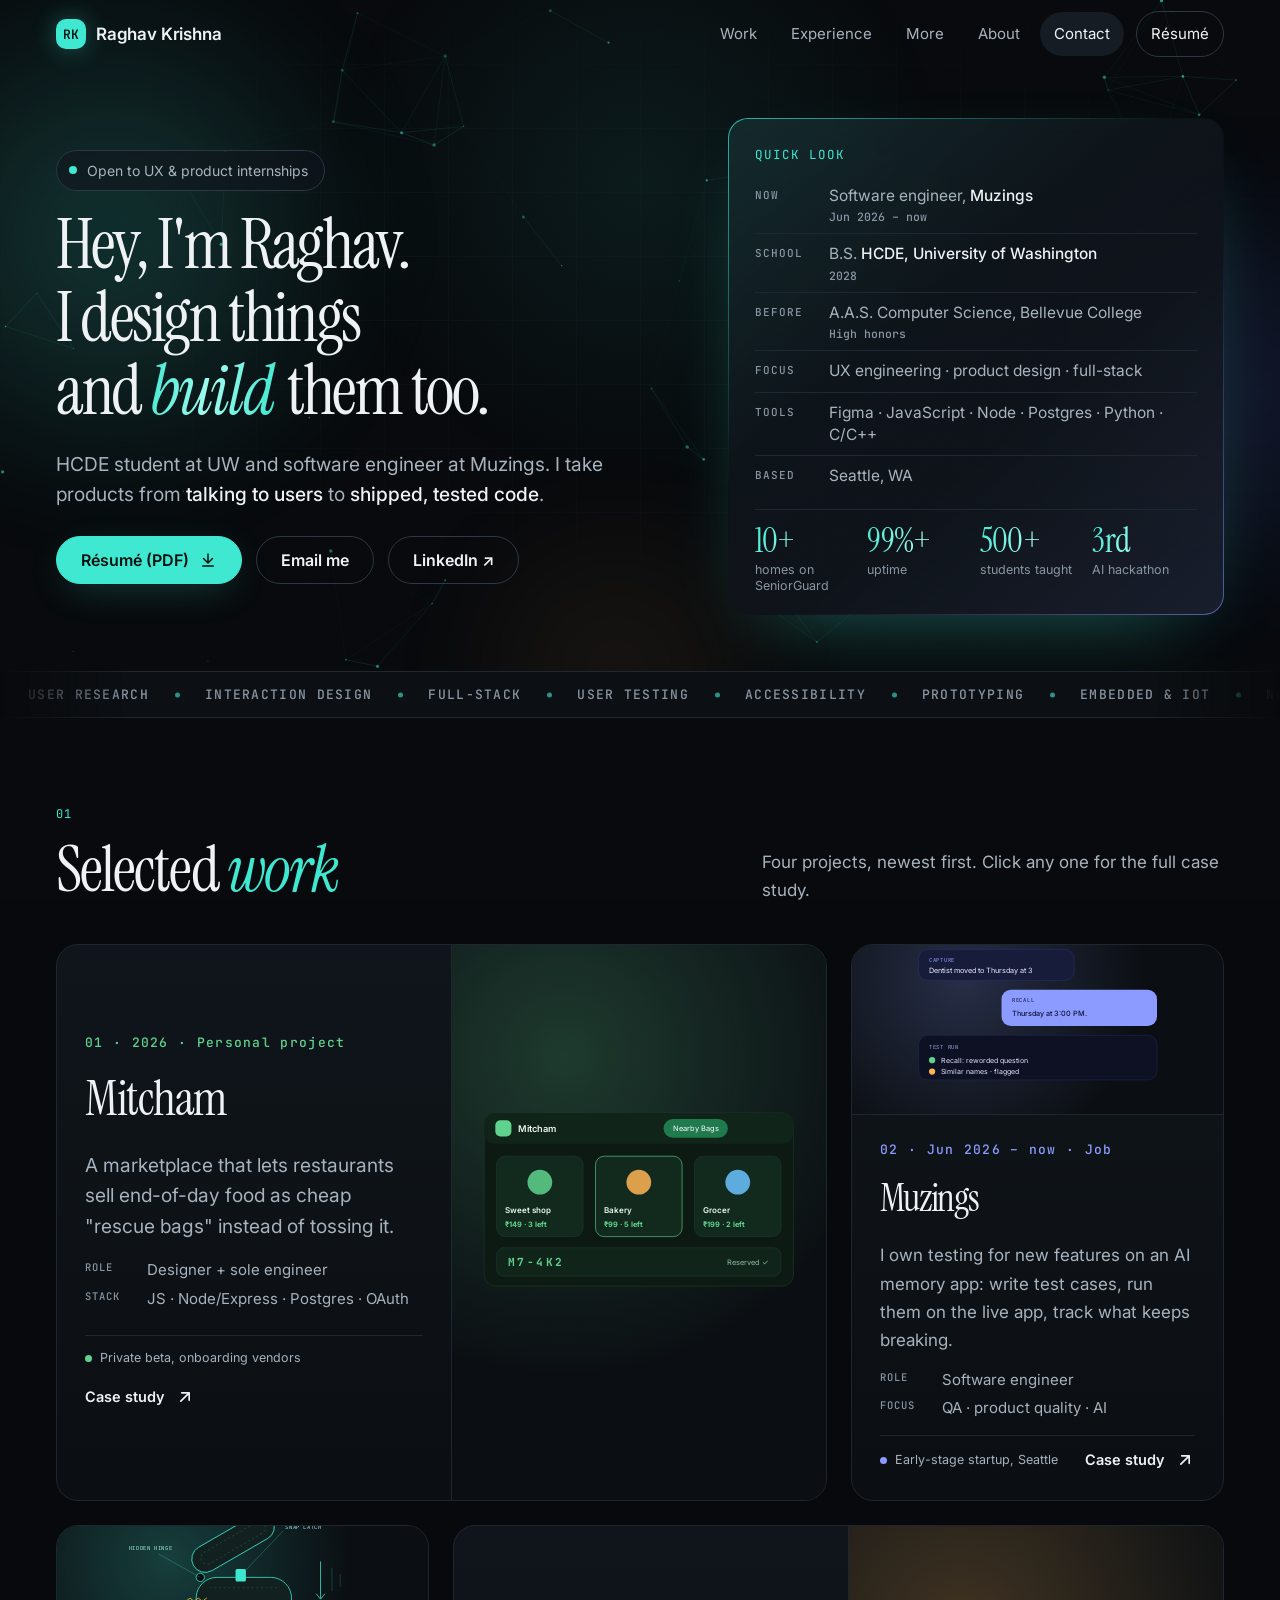
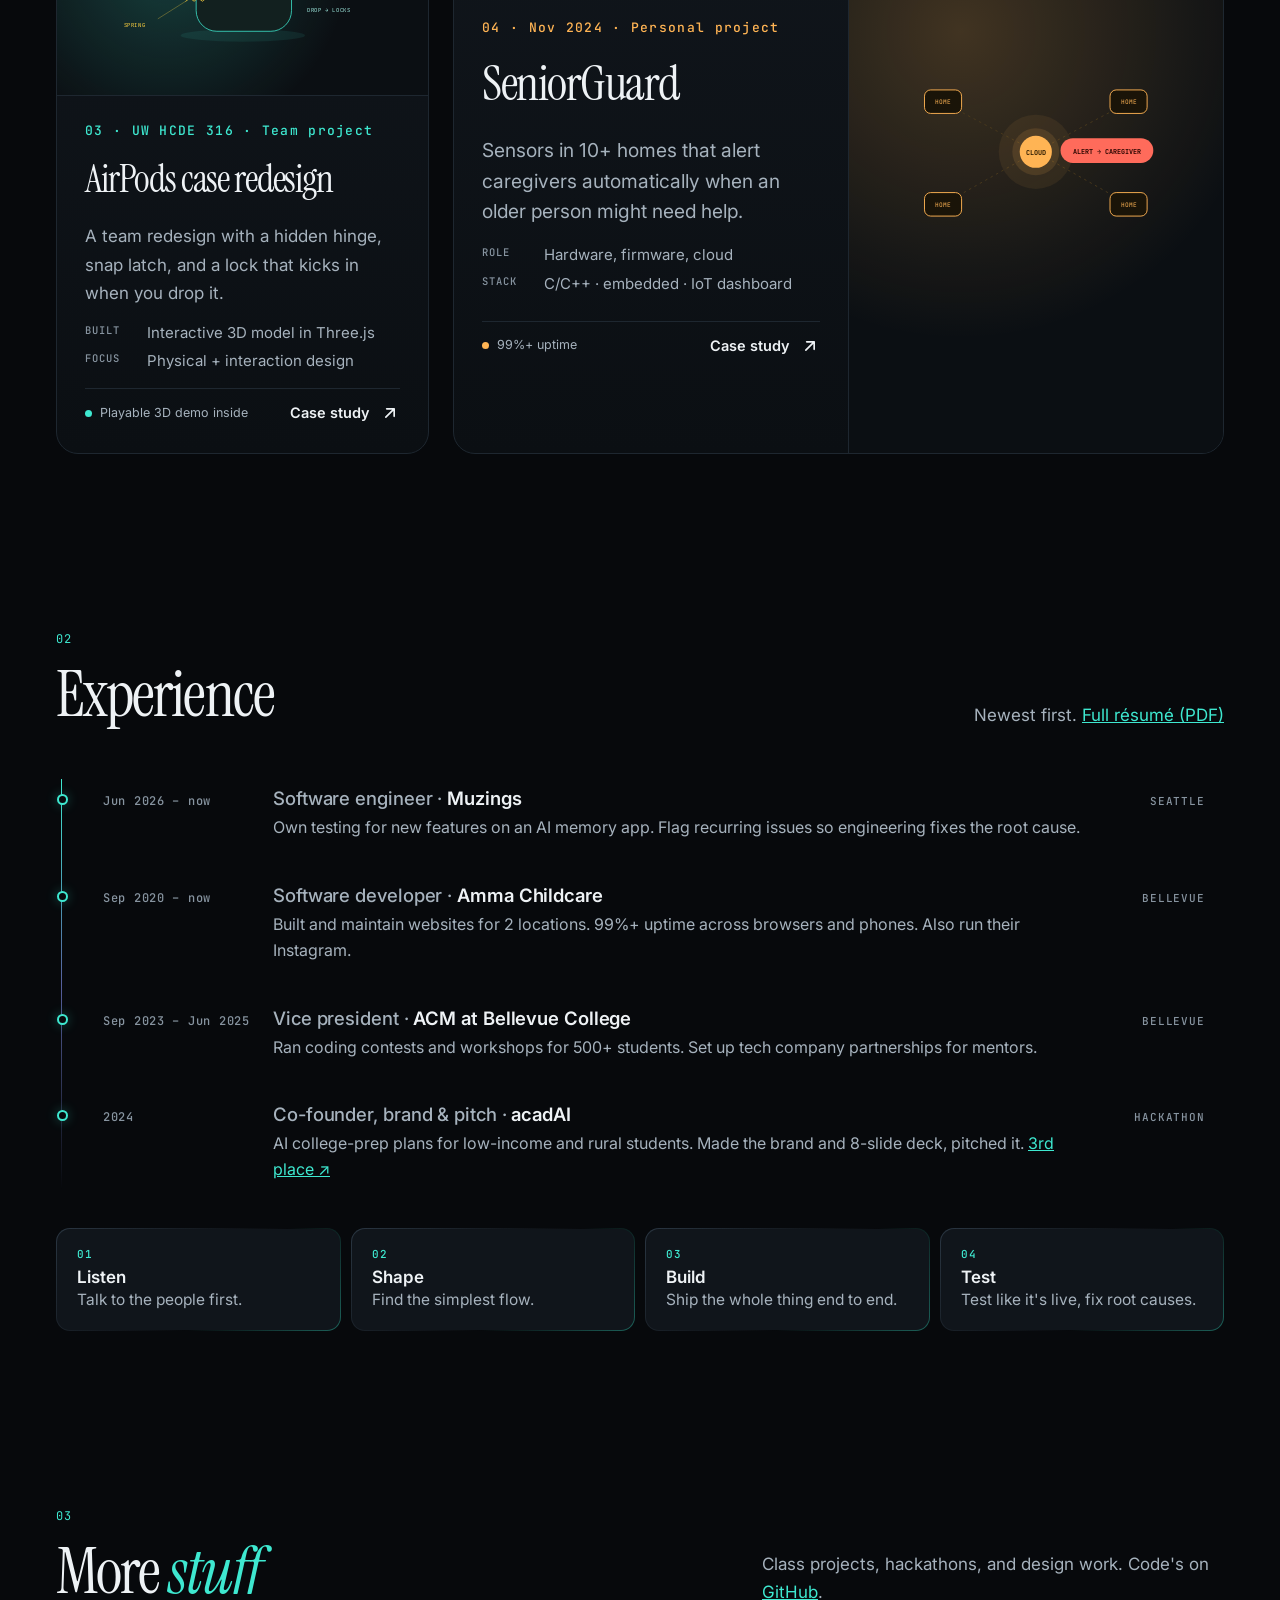
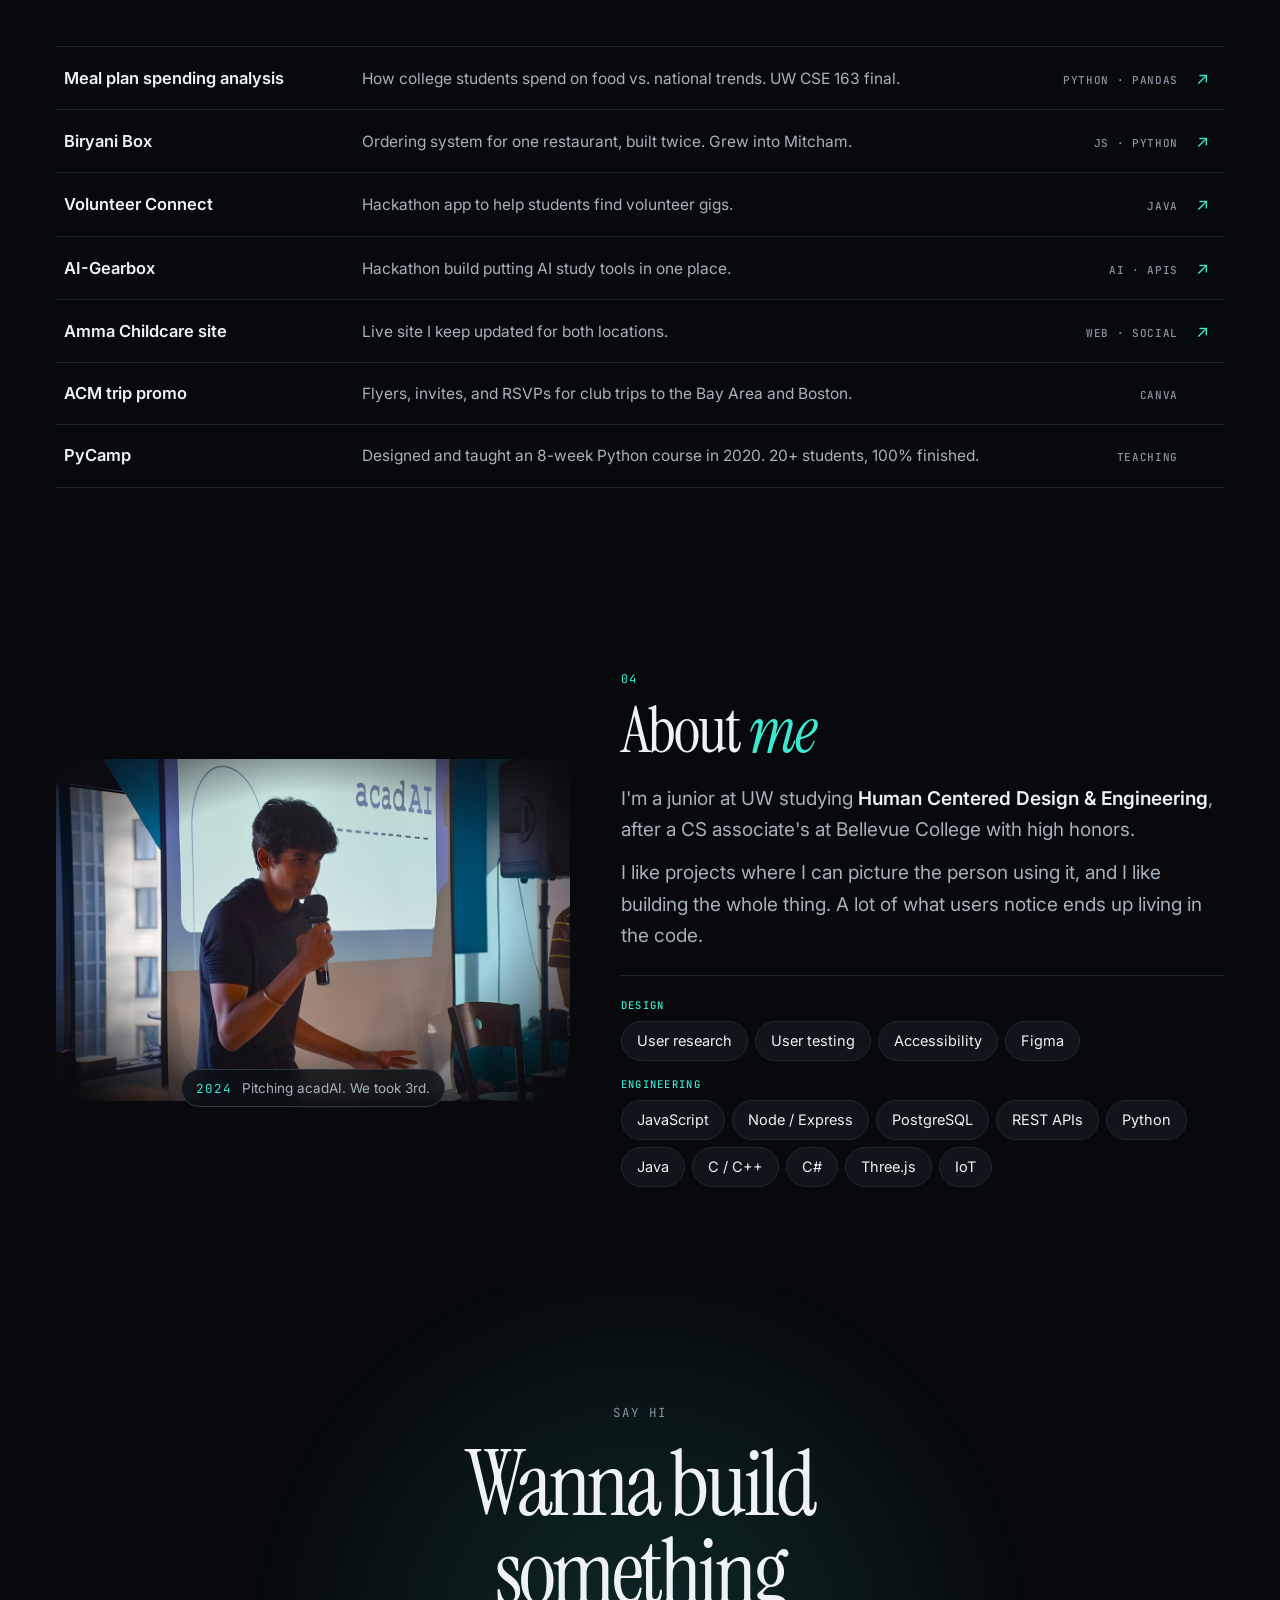
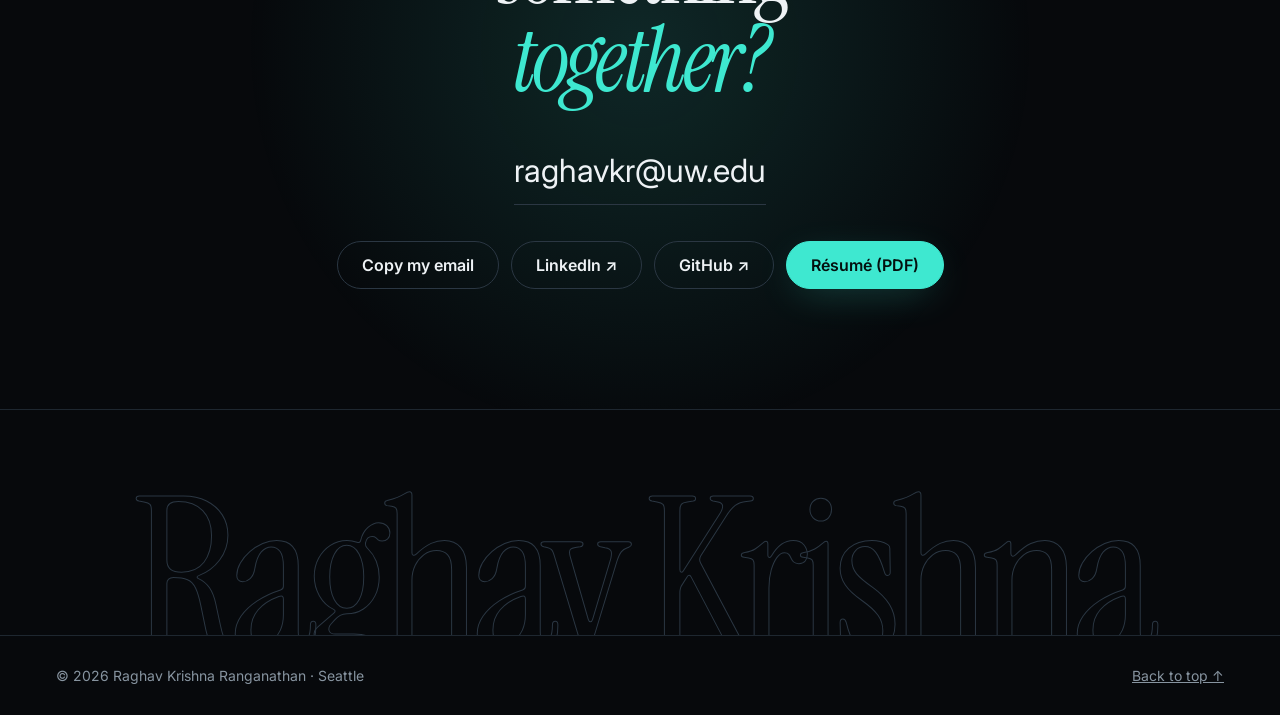
<file: index.html>
<!DOCTYPE html>
<html lang="en">
<head>
<meta charset="utf-8">
<meta name="viewport" content="width=device-width,initial-scale=1">
<title>Raghav Krishna Ranganathan · Portfolio</title>
<meta name="description" content="HCDE student at UW and software engineer at Muzings. I design and build products from user research to shipped code. Open to UX and product internships.">
<meta name="theme-color" content="#07090c">
<link rel="canonical" href="https://raghavkr17.github.io/portfolio/">
<meta property="og:type" content="website">
<meta property="og:title" content="Raghav Krishna Ranganathan · Portfolio">
<meta property="og:description" content="HCDE at UW. Software engineer at Muzings. I design things and build them too.">
<meta property="og:image" content="https://raghavkr17.github.io/portfolio/assets/img/og.png">
<meta name="twitter:card" content="summary_large_image">
<link rel="icon" href="assets/img/favicon.svg" type="image/svg+xml">
<link rel="preconnect" href="https://fonts.googleapis.com">
<link rel="preconnect" href="https://fonts.gstatic.com" crossorigin>
<link href="https://fonts.googleapis.com/css2?family=Inter:wght@400;500;600&family=Instrument+Serif:ital@0;1&family=JetBrains+Mono:wght@400;500&display=swap" rel="stylesheet">
<link rel="stylesheet" href="assets/css/style.css">
<script type="application/ld+json">
{"@context":"https://schema.org","@type":"Person","name":"Raghav Krishna Ranganathan","jobTitle":"Software Engineer","worksFor":{"@type":"Organization","name":"Muzings"},"alumniOf":[{"@type":"CollegeOrUniversity","name":"University of Washington"},{"@type":"CollegeOrUniversity","name":"Bellevue College"}],"email":"mailto:raghavkr@uw.edu","url":"https://raghavkr17.github.io/portfolio/","sameAs":["https://www.linkedin.com/in/raghav-kr","https://github.com/raghavkr17"]}
</script>
</head>
<body>
<a class="skip" href="#main">Skip to content</a>
<div class="prog" aria-hidden="true"></div>
<div class="spot" aria-hidden="true"></div>

<header class="hdr">
  <div class="wrap">
    <a class="logo" href="#top" aria-label="Raghav Krishna Ranganathan, home"><i>RK</i><span>Raghav Krishna</span></a>
    <button class="burger" aria-label="Menu" aria-expanded="false" aria-controls="nav"><span></span><span></span><span></span></button>
    <nav class="nav" id="nav" aria-label="Primary">
      <a href="#work">Work</a>
      <a href="#experience">Experience</a>
      <a href="#more">More</a>
      <a href="#about">About</a>
      <a href="#contact">Contact</a>
      <a class="btn-sm" href="assets/Raghav-Krishna-Ranganathan-Resume.pdf" target="_blank" rel="noopener">Résumé</a>
    </nav>
  </div>
</header>

<main id="main">
<!-- ================= HERO: everything a recruiter needs above the fold ================= -->
<section class="hero compact" id="top">
  <canvas class="field" aria-hidden="true"></canvas>
  <div class="aurora" aria-hidden="true"><i></i><i></i><i></i></div>
  <div class="grid" aria-hidden="true"></div>
  <div class="wrap hero-split">
    <div>
      <p class="eyebrow rv"><span class="dot" aria-hidden="true"></span>Open to UX &amp; product internships</p>
      <h1>
        <span class="line"><span style="--d:.05s">Hey, I'm Raghav.</span></span>
        <span class="line"><span style="--d:.15s">I design things</span></span>
        <span class="line"><span style="--d:.25s">and <em class="ital">build</em> them too.</span></span>
      </h1>
      <p class="lede rv" style="--d:.35s">HCDE student at UW and software engineer at Muzings. I take products from <b>talking to users</b> to <b>shipped, tested code</b>.</p>
      <div class="cta rv" style="--d:.45s">
        <a class="btn primary mag" href="assets/Raghav-Krishna-Ranganathan-Resume.pdf" target="_blank" rel="noopener">Résumé (PDF) <svg viewBox="0 0 24 24" fill="none" stroke="currentColor" stroke-width="2" stroke-linecap="round" stroke-linejoin="round" aria-hidden="true"><path d="M12 4v12M6 10l6 6 6-6M5 20h14"/></svg></a>
        <a class="btn mag" href="mailto:raghavkr@uw.edu">Email me</a>
        <a class="btn mag" href="https://www.linkedin.com/in/raghav-kr" target="_blank" rel="noopener">LinkedIn ↗</a>
      </div>
    </div>

    <aside class="glance rv" style="--d:.3s" aria-label="Quick look">
      <p class="glance-h mono">Quick look</p>
      <dl>
        <div><dt>Now</dt><dd>Software engineer, <b>Muzings</b> <span>Jun 2026 – now</span></dd></div>
        <div><dt>School</dt><dd>B.S. <b>HCDE, University of Washington</b> <span>2028</span></dd></div>
        <div><dt>Before</dt><dd>A.A.S. Computer Science, Bellevue College <span>High honors</span></dd></div>
        <div><dt>Focus</dt><dd>UX engineering · product design · full-stack</dd></div>
        <div><dt>Tools</dt><dd>Figma · JavaScript · Node · Postgres · Python · C/C++</dd></div>
        <div><dt>Based</dt><dd>Seattle, WA</dd></div>
      </dl>
      <ul class="glance-stats">
        <li><strong><span class="count" data-to="10">0</span>+</strong><span>homes on SeniorGuard</span></li>
        <li><strong><span class="count" data-to="99">0</span>%+</strong><span>uptime</span></li>
        <li><strong><span class="count" data-to="500">0</span>+</strong><span>students taught</span></li>
        <li><strong>3rd</strong><span>AI hackathon</span></li>
      </ul>
    </aside>
  </div>
</section>

<!-- ================= MARQUEE ================= -->
<div class="marquee" aria-hidden="true"><div class="track">
  <span>User research</span><span>Interaction design</span><span>Full-stack</span><span>User testing</span><span>Accessibility</span><span>Prototyping</span><span>Embedded &amp; IoT</span><span>Node / Express</span><span>PostgreSQL</span><span>Three.js</span><span>Figma</span><span>Python</span>
  <span>User research</span><span>Interaction design</span><span>Full-stack</span><span>User testing</span><span>Accessibility</span><span>Prototyping</span><span>Embedded &amp; IoT</span><span>Node / Express</span><span>PostgreSQL</span><span>Three.js</span><span>Figma</span><span>Python</span>
</div></div>

<!-- ================= SELECTED WORK (2x2) ================= -->
<section class="sec tight" id="work">
  <div class="wrap">
    <div class="sec-head">
      <h2 class="rv"><span class="mono idx">01</span>Selected <span class="ital">work</span></h2>
      <p class="rv">Four projects, newest first. Click any one for the full case study.</p>
    </div>

    <div class="work two bento">
      <a class="card rv tilt b-wide" href="work/mitcham.html" style="--c:#5fd38d" aria-label="Mitcham case study">
        <div class="card-art" aria-hidden="true">
          <svg viewBox="0 0 520 300" fill="none" font-family="Inter,system-ui,sans-serif">
            <rect x="10" y="10" width="500" height="280" rx="18" fill="#0d1a14" stroke="#1f3a2c"/>
            <rect x="10" y="10" width="500" height="50" rx="18" fill="#10241a"/>
            <rect x="28" y="22" width="26" height="26" rx="8" fill="#5fd38d"/>
            <text x="64" y="41" fill="#eaf7ef" font-size="15" font-weight="600">Mitcham</text>
            <rect x="300" y="20" width="104" height="30" rx="15" fill="#1f7a4d"/><text x="352" y="40" text-anchor="middle" fill="#fff" font-size="12">Nearby Bags</text>
            <g class="f1"><rect x="30" y="80" width="140" height="130" rx="14" fill="#122a1e" stroke="#1f3a2c"/><circle cx="100" cy="122" r="20" fill="#5fd38d" opacity=".85"/><text x="44" y="172" fill="#eaf7ef" font-size="13" font-weight="600">Sweet shop</text><text x="44" y="194" fill="#5fd38d" font-size="12" font-weight="700">₹149 · 3 left</text></g>
            <g class="f2"><rect x="190" y="80" width="140" height="130" rx="14" fill="#122a1e" stroke="#5fd38d"/><circle cx="260" cy="122" r="20" fill="#ffb454" opacity=".85"/><text x="204" y="172" fill="#eaf7ef" font-size="13" font-weight="600">Bakery</text><text x="204" y="194" fill="#5fd38d" font-size="12" font-weight="700">₹99 · 5 left</text></g>
            <g class="f3"><rect x="350" y="80" width="140" height="130" rx="14" fill="#122a1e" stroke="#1f3a2c"/><circle cx="420" cy="122" r="20" fill="#6cc4ff" opacity=".85"/><text x="364" y="172" fill="#eaf7ef" font-size="13" font-weight="600">Grocer</text><text x="364" y="194" fill="#5fd38d" font-size="12" font-weight="700">₹199 · 2 left</text></g>
            <rect x="30" y="228" width="460" height="46" rx="12" fill="#10241a" stroke="#1f3a2c"/>
            <text x="48" y="257" fill="#5fd38d" font-size="18" font-weight="700" font-family="JetBrains Mono,monospace" letter-spacing="4">M7-4K2</text>
            <text x="470" y="256" text-anchor="end" fill="#8fb9a0" font-size="12">Reserved ✓</text>
          </svg>
        </div>
        <div class="card-body">
          <span class="num">01 · 2026 · Personal project</span>
          <h3>Mitcham</h3>
          <p class="one">A marketplace that lets restaurants sell end-of-day food as cheap "rescue bags" instead of tossing it.</p>
          <dl class="kv"><div><dt>Role</dt><dd>Designer + sole engineer</dd></div><div><dt>Stack</dt><dd>JS · Node/Express · Postgres · OAuth</dd></div></dl>
          <div class="card-foot"><span class="status"><i></i>Private beta, onboarding vendors</span><span class="more">Case study <svg viewBox="0 0 24 24" fill="none" stroke="currentColor" stroke-width="2" stroke-linecap="round" stroke-linejoin="round" aria-hidden="true"><path d="M7 17 17 7M8 7h9v9"/></svg></span></div>
        </div>
      </a>
      <a class="card rv tilt" href="work/muzings.html" style="--c:#8b9bff;--d:.08s" aria-label="Muzings case study">
        <div class="card-art" aria-hidden="true">
          <svg viewBox="0 0 520 300" fill="none" font-family="Inter,system-ui,sans-serif">
            <g class="f1"><rect x="30" y="30" width="300" height="60" rx="18" fill="#171c3a" stroke="#2c356e"/><text x="50" y="54" fill="#8b9bff" font-size="10.5" font-family="JetBrains Mono,monospace" letter-spacing="1.4">CAPTURE</text><text x="50" y="76" fill="#e6e9ff" font-size="14">Dentist moved to Thursday at 3</text></g>
            <g class="f2"><rect x="190" y="108" width="300" height="70" rx="18" fill="#8b9bff"/><text x="210" y="132" fill="#10153a" font-size="10.5" font-family="JetBrains Mono,monospace" letter-spacing="1.4">RECALL</text><text x="210" y="158" fill="#10153a" font-size="14" font-weight="500">Thursday at 3:00 PM.</text></g>
            <g class="f3"><rect x="30" y="196" width="460" height="86" rx="18" fill="#0e1124" stroke="#232a5a"/><text x="50" y="222" fill="#9aa4d8" font-size="10.5" font-family="JetBrains Mono,monospace" letter-spacing="1.4">TEST RUN</text>
            <g font-size="13.5" fill="#dfe3ff"><circle cx="56" cy="244" r="6" fill="#5fd38d"/><text x="74" y="249">Recall: reworded question</text><circle cx="56" cy="266" r="6" fill="#ffb454"/><text x="74" y="271">Similar names · flagged</text></g></g>
          </svg>
        </div>
        <div class="card-body">
          <span class="num">02 · Jun 2026 – now · Job</span>
          <h3>Muzings</h3>
          <p class="one">I own testing for new features on an AI memory app: write test cases, run them on the live app, track what keeps breaking.</p>
          <dl class="kv"><div><dt>Role</dt><dd>Software engineer</dd></div><div><dt>Focus</dt><dd>QA · product quality · AI</dd></div></dl>
          <div class="card-foot"><span class="status"><i></i>Early-stage startup, Seattle</span><span class="more">Case study <svg viewBox="0 0 24 24" fill="none" stroke="currentColor" stroke-width="2" stroke-linecap="round" stroke-linejoin="round" aria-hidden="true"><path d="M7 17 17 7M8 7h9v9"/></svg></span></div>
        </div>
      </a>
      <a class="card rv tilt" href="work/airpods-case.html" style="--c:#3ee8d0" aria-label="AirPods case redesign case study">
        <div class="card-art" aria-hidden="true">
          <svg viewBox="0 0 520 300" fill="none" font-family="JetBrains Mono,monospace">
            <ellipse cx="260" cy="262" rx="120" ry="12" fill="#3ee8d0" opacity=".08"/>
            <g class="f1">
              <g transform="rotate(-30 178 150)"><rect x="178" y="98" width="176" height="52" rx="26" fill="#12201f" stroke="#3ee8d0" stroke-width="1.5"/><rect x="196" y="112" width="140" height="24" rx="12" fill="none" stroke="#3ee8d0" stroke-opacity=".35" stroke-dasharray="4 5"/></g>
              <rect x="170" y="150" width="184" height="104" rx="40" fill="#12201f" stroke="#3ee8d0" stroke-width="1.5"/>
              <path d="M196 170 h132" stroke="#3ee8d0" stroke-opacity=".35" stroke-dasharray="4 5"/>
              <rect x="246" y="134" width="20" height="24" rx="3" fill="#3ee8d0"/>
              <circle cx="178" cy="150" r="8" fill="#07090c" stroke="#3ee8d0" stroke-width="1.5"/>
              <path d="M150 196 l8 -6 l8 6 l8 -6 l8 6 l8 -6" stroke="#ffd23f" stroke-width="1.5" stroke-linecap="round" stroke-linejoin="round"/>
            </g>
            <g class="f2" font-size="10.5" letter-spacing="1.2">
              <path d="M178 150 L96 104" stroke="#3ee8d0" stroke-opacity=".5"/><text x="40" y="98" fill="#9fe9df">HIDDEN HINGE</text>
              <path d="M266 136 L338 60" stroke="#3ee8d0" stroke-opacity=".5"/><text x="342" y="56" fill="#9fe9df">SNAP LATCH</text>
              <path d="M150 196 L96 230" stroke="#ffd23f" stroke-opacity=".6"/><text x="30" y="246" fill="#ffd23f">SPRING</text>
            </g>
            <g class="f3">
              <path d="M410 120 v70 M402 182 l8 10 l8 -10" stroke="#3ee8d0" stroke-width="1.5" stroke-linecap="round" stroke-linejoin="round"/>
              <path d="M432 132 v44 M448 144 v24" stroke="#3ee8d0" stroke-opacity=".4" stroke-linecap="round"/>
              <text x="384" y="216" font-size="10.5" letter-spacing="1.2" fill="#9fe9df">DROP → LOCKS</text>
            </g>
          </svg>
        </div>
        <div class="card-body">
          <span class="num">03 · UW HCDE 316 · Team project</span>
          <h3>AirPods case redesign</h3>
          <p class="one">A team redesign with a hidden hinge, snap latch, and a lock that kicks in when you drop it.</p>
          <dl class="kv"><div><dt>Built</dt><dd>Interactive 3D model in Three.js</dd></div><div><dt>Focus</dt><dd>Physical + interaction design</dd></div></dl>
          <div class="card-foot"><span class="status"><i></i>Playable 3D demo inside</span><span class="more">Case study <svg viewBox="0 0 24 24" fill="none" stroke="currentColor" stroke-width="2" stroke-linecap="round" stroke-linejoin="round" aria-hidden="true"><path d="M7 17 17 7M8 7h9v9"/></svg></span></div>
        </div>
      </a>
      <a class="card rv tilt b-wide" href="work/seniorguard.html" style="--c:#ffb454;--d:.08s" aria-label="SeniorGuard case study">
        <div class="card-art" aria-hidden="true">
          <svg viewBox="0 0 520 300" fill="none" font-family="JetBrains Mono,monospace">
            <g stroke="#4a3a1d" stroke-width="1.5" stroke-dasharray="4 6" class="dash"><path d="M260 150 110 70M260 150 410 70M260 150 110 235M260 150 410 235"/></g>
            <circle cx="260" cy="150" r="60" fill="#ffb454" opacity=".07" class="ring"/><circle cx="260" cy="150" r="38" fill="#ffb454" opacity=".12"/>
            <circle cx="260" cy="150" r="26" fill="#ffb454"/><text x="260" y="155" text-anchor="middle" fill="#2a1a00" font-size="11" font-weight="700">CLOUD</text>
            <g fill="#1a1408" stroke="#ffb454" stroke-width="1.5"><rect x="80" y="50" width="60" height="38" rx="10"/><rect x="380" y="50" width="60" height="38" rx="10"/><rect x="80" y="216" width="60" height="38" rx="10"/><rect x="380" y="216" width="60" height="38" rx="10"/></g>
            <g fill="#ffb454" font-size="10" text-anchor="middle"><text x="110" y="73">HOME</text><text x="410" y="73">HOME</text><text x="110" y="239">HOME</text><text x="410" y="239">HOME</text></g>
            <g class="f2"><rect x="300" y="128" width="150" height="40" rx="20" fill="#ff6b5b"/><text x="375" y="153" text-anchor="middle" fill="#2a0600" font-size="11" font-weight="700">ALERT → CAREGIVER</text></g>
          </svg>
        </div>
        <div class="card-body">
          <span class="num">04 · Nov 2024 · Personal project</span>
          <h3>SeniorGuard</h3>
          <p class="one">Sensors in 10+ homes that alert caregivers automatically when an older person might need help.</p>
          <dl class="kv"><div><dt>Role</dt><dd>Hardware, firmware, cloud</dd></div><div><dt>Stack</dt><dd>C/C++ · embedded · IoT dashboard</dd></div></dl>
          <div class="card-foot"><span class="status"><i></i>99%+ uptime</span><span class="more">Case study <svg viewBox="0 0 24 24" fill="none" stroke="currentColor" stroke-width="2" stroke-linecap="round" stroke-linejoin="round" aria-hidden="true"><path d="M7 17 17 7M8 7h9v9"/></svg></span></div>
        </div>
      </a>
    </div>
  </div>
</section>

<!-- ================= EXPERIENCE + HOW I WORK ================= -->
<section class="sec tight" id="experience">
  <div class="wrap">
    <div class="sec-head">
      <h2 class="rv"><span class="mono idx">02</span>Experience</h2>
      <p class="rv">Newest first. <a href="assets/Raghav-Krishna-Ranganathan-Resume.pdf" target="_blank" rel="noopener" style="color:var(--acc)">Full résumé (PDF)</a></p>
    </div>
    <ul class="xp">
      <li class="rv"><span class="when">Jun 2026 – now</span><div><h3>Software engineer · <b>Muzings</b></h3><p>Own testing for new features on an AI memory app. Flag recurring issues so engineering fixes the root cause.</p></div><span class="where">Seattle</span></li>
      <li class="rv"><span class="when">Sep 2020 – now</span><div><h3>Software developer · <b>Amma Childcare</b></h3><p>Built and maintain websites for 2 locations. 99%+ uptime across browsers and phones. Also run their Instagram.</p></div><span class="where">Bellevue</span></li>
      <li class="rv"><span class="when">Sep 2023 – Jun 2025</span><div><h3>Vice president · <b>ACM at Bellevue College</b></h3><p>Ran coding contests and workshops for 500+ students. Set up tech company partnerships for mentors.</p></div><span class="where">Bellevue</span></li>
      <li class="rv"><span class="when">2024</span><div><h3>Co-founder, brand &amp; pitch · <b>acadAI</b></h3><p>AI college-prep plans for low-income and rural students. Made the brand and 8-slide deck, pitched it. <a href="https://www.linkedin.com/posts/leaner-startups_acadai-brought-home-the-3rd-place-medals-activity-7199442745722101760-MsBd" target="_blank" rel="noopener">3rd place ↗</a></p></div><span class="where">Hackathon</span></li>
    </ul>

    <ol class="steps rv" aria-label="How I work">
      <li><span>01</span><b>Listen</b> Talk to the people first.</li>
      <li><span>02</span><b>Shape</b> Find the simplest flow.</li>
      <li><span>03</span><b>Build</b> Ship the whole thing end to end.</li>
      <li><span>04</span><b>Test</b> Test like it's live, fix root causes.</li>
    </ol>
  </div>
</section>

<!-- ================= MORE (dense list) ================= -->
<section class="sec tight" id="more">
  <div class="wrap">
    <div class="sec-head">
      <h2 class="rv"><span class="mono idx">03</span>More <span class="ital">stuff</span></h2>
      <p class="rv">Class projects, hackathons, and design work. Code's on <a href="https://github.com/raghavkr17" target="_blank" rel="noopener" style="color:var(--acc)">GitHub</a>.</p>
    </div>
    <ul class="rows">
      <li class="rv"><a href="https://github.com/raghavkr17/student-mealplan-data-analysis" target="_blank" rel="noopener"><b>Meal plan spending analysis</b><span>How college students spend on food vs. national trends. UW CSE 163 final.</span><em>Python · pandas</em><i aria-hidden="true">↗</i></a></li>
      <li class="rv"><a href="https://github.com/raghavkr17/Biryani-Box-V2" target="_blank" rel="noopener"><b>Biryani Box</b><span>Ordering system for one restaurant, built twice. Grew into Mitcham.</span><em>JS · Python</em><i aria-hidden="true">↗</i></a></li>
      <li class="rv"><a href="https://devpost.com/software/volunteer-connect-zaqu5h" target="_blank" rel="noopener"><b>Volunteer Connect</b><span>Hackathon app to help students find volunteer gigs.</span><em>Java</em><i aria-hidden="true">↗</i></a></li>
      <li class="rv"><a href="https://devpost.com/software/ai-gearbox" target="_blank" rel="noopener"><b>AI-Gearbox</b><span>Hackathon build putting AI study tools in one place.</span><em>AI · APIs</em><i aria-hidden="true">↗</i></a></li>
      <li class="rv"><a href="https://childcareamma.wixsite.com/home" target="_blank" rel="noopener"><b>Amma Childcare site</b><span>Live site I keep updated for both locations.</span><em>Web · social</em><i aria-hidden="true">↗</i></a></li>
      <li class="rv"><div><b>ACM trip promo</b><span>Flyers, invites, and RSVPs for club trips to the Bay Area and Boston.</span><em>Canva</em><i aria-hidden="true"></i></div></li>
      <li class="rv"><div><b>PyCamp</b><span>Designed and taught an 8-week Python course in 2020. 20+ students, 100% finished.</span><em>Teaching</em><i aria-hidden="true"></i></div></li>
    </ul>
  </div>
</section>

<!-- ================= ABOUT ================= -->
<section class="sec tight" id="about">
  <div class="wrap">
    <div class="about2 rv">
      <figure class="ab-photo">
        <img src="assets/img/acadai-pitch.jpg" alt="Raghav pitching acadAI to hackathon judges" decoding="async" width="1120" height="746">
        <figcaption><span class="mono">2024</span> Pitching acadAI. We took 3rd.</figcaption>
      </figure>
      <div class="ab-right">
        <h2><span class="mono idx">04</span>About <span class="ital">me</span></h2>
        <p>I'm a junior at UW studying <b>Human Centered Design &amp; Engineering</b>, after a CS associate's at Bellevue College with high honors.</p>
        <p>I like projects where I can picture the person using it, and I like building the whole thing. A lot of what users notice ends up living in the code.</p>
        <div class="ab-skills">
          <div><h3>Design</h3><div class="chips"><span class="chip">User research</span><span class="chip">User testing</span><span class="chip">Accessibility</span><span class="chip">Figma</span></div></div>
          <div><h3>Engineering</h3><div class="chips"><span class="chip">JavaScript</span><span class="chip">Node / Express</span><span class="chip">PostgreSQL</span><span class="chip">REST APIs</span><span class="chip">Python</span><span class="chip">Java</span><span class="chip">C / C++</span><span class="chip">C#</span><span class="chip">Three.js</span><span class="chip">IoT</span></div></div>
        </div>
      </div>
    </div>
  </div>
</section>

<!-- ================= CONTACT ================= -->
<section class="contact compact" id="contact" aria-labelledby="contact-h">
  <div class="wrap">
    <p class="mono rv" style="margin-bottom:18px">Say hi</p>
    <h2 id="contact-h" class="rv">Wanna build something <span class="ital">together?</span></h2>
    <a class="mail rv" href="mailto:raghavkr@uw.edu">raghavkr@uw.edu</a>
    <div class="links rv">
      <button class="btn mag" type="button" data-copy="raghavkr@uw.edu"><span>Copy my email</span></button>
      <a class="btn mag" href="https://www.linkedin.com/in/raghav-kr" target="_blank" rel="noopener">LinkedIn ↗</a>
      <a class="btn mag" href="https://github.com/raghavkr17" target="_blank" rel="noopener">GitHub ↗</a>
      <a class="btn primary mag" href="assets/Raghav-Krishna-Ranganathan-Resume.pdf" target="_blank" rel="noopener">Résumé (PDF)</a>
    </div>
  </div>
</section>
</main>

<div class="bigname" aria-hidden="true"><span>Raghav Krishna</span></div>
<footer>
  <div class="wrap"><span>© <span id="yr">2026</span> Raghav Krishna Ranganathan · Seattle</span><a href="#top">Back to top ↑</a></div>
</footer>
<script src="assets/js/main.js"></script>
</body>
</html>
</file>
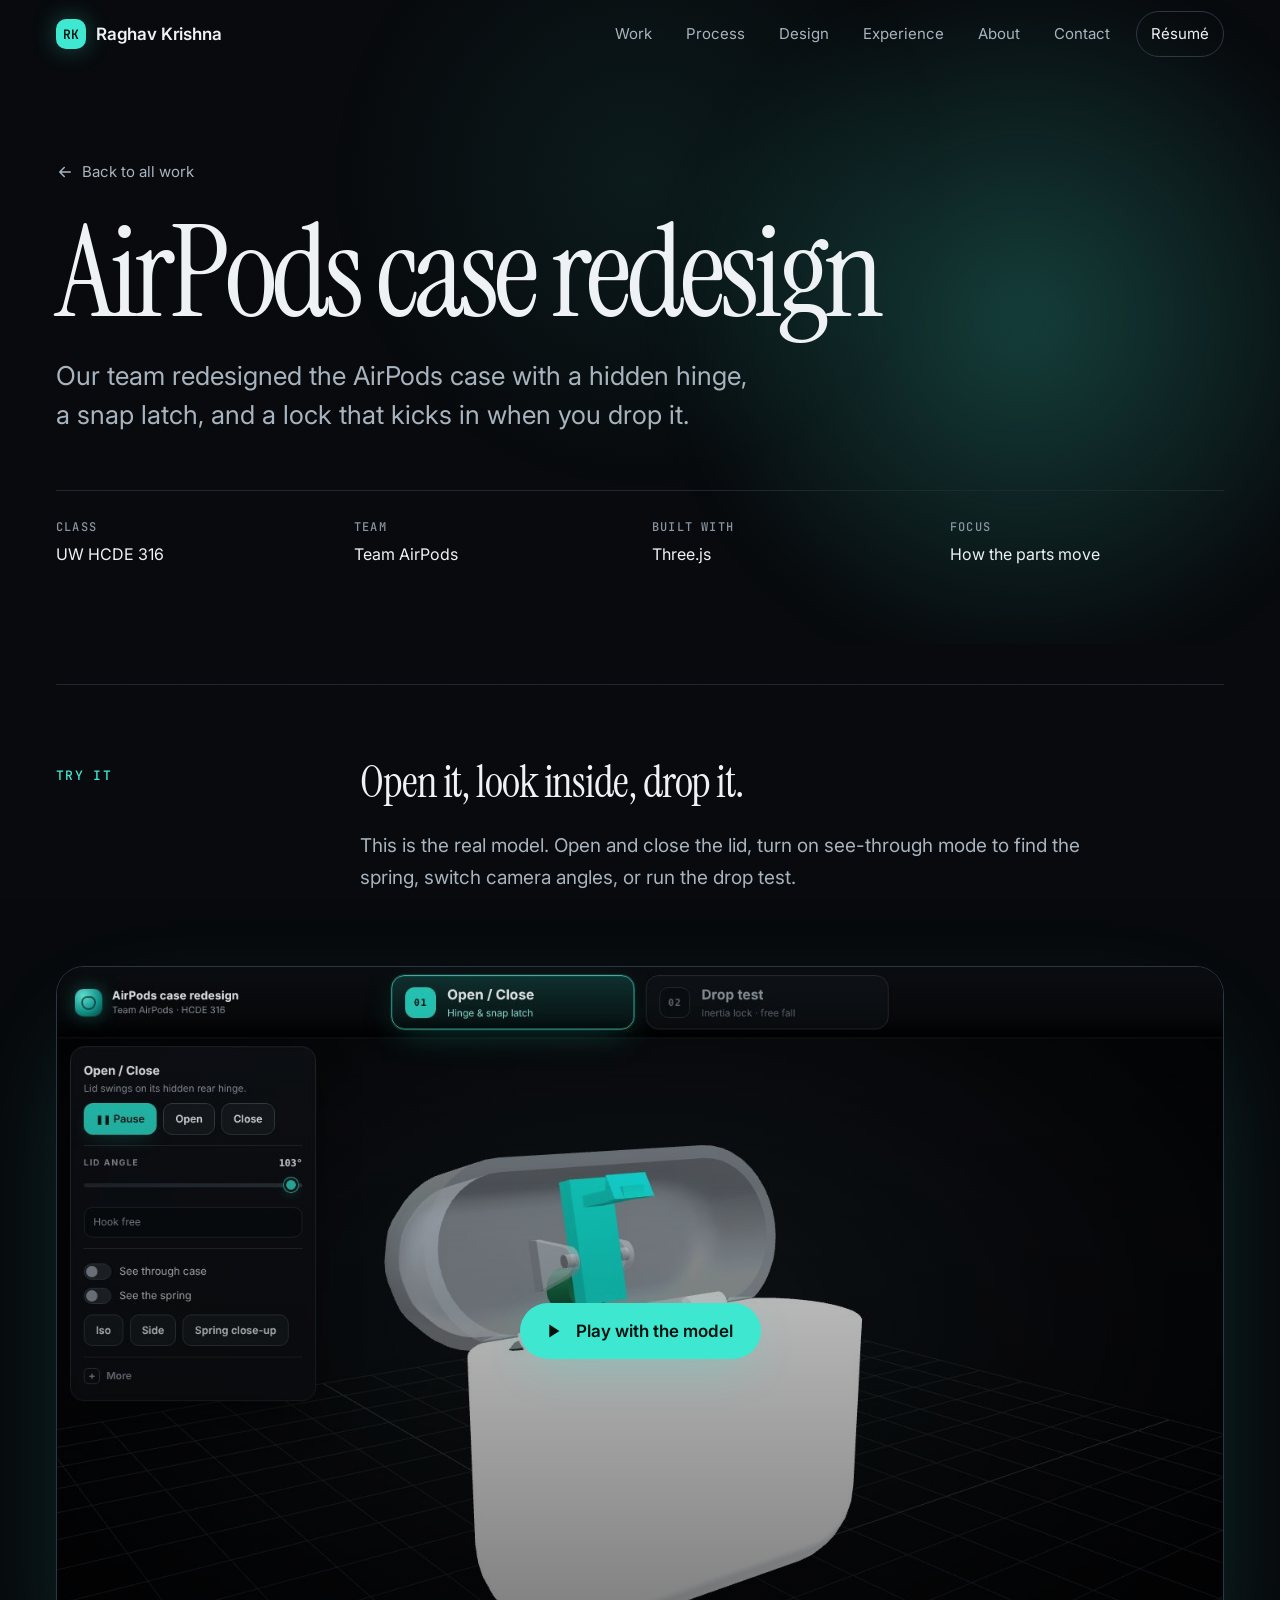
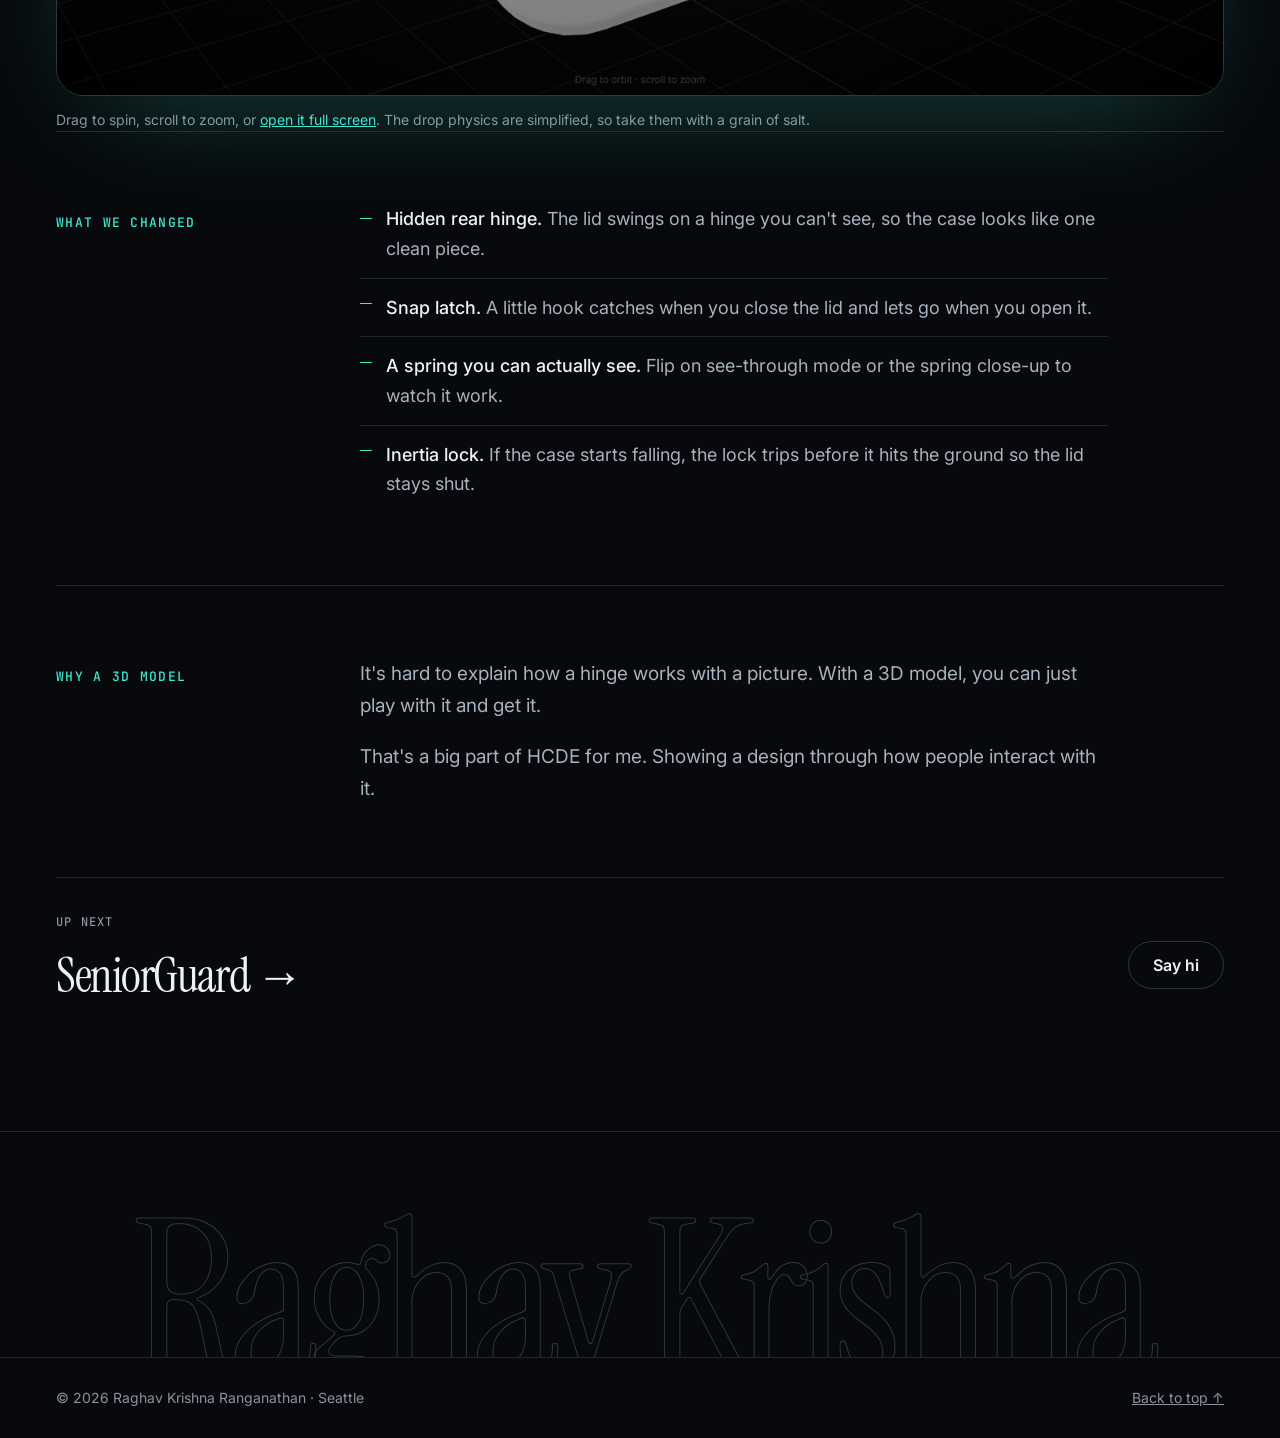
<file: work/airpods-case.html>
<!DOCTYPE html>
<html lang="en">
<head>
<meta charset="utf-8">
<meta name="viewport" content="width=device-width,initial-scale=1">
<title>AirPods case redesign · Raghav Krishna Ranganathan</title>
<meta name="description" content="A team redesign of the AirPods case for UW HCDE 316, with an interactive 3D model.">
<meta name="theme-color" content="#07090c">
<meta property="og:title" content="AirPods case redesign · Raghav Krishna Ranganathan">
<meta property="og:description" content="A team redesign of the AirPods case for UW HCDE 316, with an interactive 3D model.">
<meta property="og:image" content="https://raghavkr17.github.io/portfolio/assets/img/og.png">
<meta name="twitter:card" content="summary_large_image">
<link rel="icon" href="../assets/img/favicon.svg" type="image/svg+xml">
<link rel="preconnect" href="https://fonts.googleapis.com">
<link rel="preconnect" href="https://fonts.gstatic.com" crossorigin>
<link href="https://fonts.googleapis.com/css2?family=Inter:wght@400;500;600&family=Instrument+Serif:ital@0;1&family=JetBrains+Mono:wght@400;500&display=swap" rel="stylesheet">
<link rel="stylesheet" href="../assets/css/style.css">
<style>:root{--c:#3ee8d0}</style>
</head>
<body>
<a class="skip" href="#main">Skip to content</a>
<div class="prog" aria-hidden="true"></div>
<div class="spot" aria-hidden="true"></div>
<header class="hdr"><div class="wrap">
  <a class="logo" href="../index.html" aria-label="Raghav Krishna Ranganathan, home"><i>RK</i><span>Raghav Krishna</span></a>
  <button class="burger" aria-label="Menu" aria-expanded="false" aria-controls="nav"><span></span><span></span><span></span></button>
  <nav class="nav" id="nav" aria-label="Primary">
    <a href="../index.html#work">Work</a><a href="../index.html#process">Process</a><a href="../index.html#design">Design</a><a href="../index.html#experience">Experience</a><a href="../index.html#about">About</a><a href="../index.html#contact">Contact</a>
    <a class="btn-sm" href="../assets/Raghav-Krishna-Ranganathan-Resume.pdf" target="_blank" rel="noopener">Résumé</a>
  </nav></div></header>
<main id="main">
<section class="case-hero" id="top"><div class="wrap">
  <a class="back" href="../index.html#work"><svg viewBox="0 0 24 24" fill="none" stroke="currentColor" stroke-width="2" stroke-linecap="round" stroke-linejoin="round" aria-hidden="true"><path d="M19 12H5M11 6l-6 6 6 6"/></svg> Back to all work</a>
  <h1 class="rv">AirPods case redesign</h1>
  <p class="lede rv" style="--d:.1s">Our team redesigned the AirPods case with a hidden hinge, a snap latch, and a lock that kicks in when you drop it.</p>
  <dl class="meta rv" style="--d:.2s"><div><dt>Class</dt><dd>UW HCDE 316</dd></div><div><dt>Team</dt><dd>Team AirPods</dd></div><div><dt>Built with</dt><dd>Three.js</dd></div><div><dt>Focus</dt><dd>How the parts move</dd></div></dl>
</div></section>
<section class="case-body"><div class="wrap">
<div class="block rv"><h2>Try it</h2><div class="txt"><p class="big">Open it, look inside, drop it.</p><p>This is the real model. Open and close the lid, turn on see-through mode to find the spring, switch camera angles, or run the drop test.</p></div></div>
<figure class="fig rv"><div class="viewer" data-viewer="airpods-viewer.html" data-title="Interactive 3D model of the AirPods case redesign"><img src="../assets/img/airpods-viewer.jpg" alt="Preview of the 3D model with the case open" decoding="async" width="1440" height="900"><div class="veil"><button class="go" type="button"><svg viewBox="0 0 24 24" fill="currentColor" aria-hidden="true"><path d="M8 5v14l11-7z"/></svg>Play with the model</button></div></div><figcaption>Drag to spin, scroll to zoom, or <a href="airpods-viewer.html" target="_blank" rel="noopener" style="color:var(--c)">open it full screen</a>. The drop physics are simplified, so take them with a grain of salt.</figcaption></figure>
<div class="block rv"><h2>What we changed</h2><div class="txt"><ul class="list"><li><b>Hidden rear hinge.</b> The lid swings on a hinge you can't see, so the case looks like one clean piece.</li><li><b>Snap latch.</b> A little hook catches when you close the lid and lets go when you open it.</li><li><b>A spring you can actually see.</b> Flip on see-through mode or the spring close-up to watch it work.</li><li><b>Inertia lock.</b> If the case starts falling, the lock trips before it hits the ground so the lid stays shut.</li></ul></div></div>
<div class="block rv"><h2>Why a 3D model</h2><div class="txt"><p>It's hard to explain how a hinge works with a picture. With a 3D model, you can just play with it and get it.</p><p>That's a big part of HCDE for me. Showing a design through how people interact with it.</p></div></div>

<nav class="next" aria-label="Next project"><a href="seniorguard.html"><span class="lbl">Up next</span><span class="ttl">SeniorGuard →</span></a><a class="btn" href="../index.html#contact">Say hi</a></nav>
</div></section>
</main>
<div class="bigname" aria-hidden="true"><span>Raghav Krishna</span></div>
<footer><div class="wrap"><span>© <span id="yr">2026</span> Raghav Krishna Ranganathan · Seattle</span><a href="#top">Back to top ↑</a></div></footer>
<script src="../assets/js/main.js"></script>
</body></html>
</file>
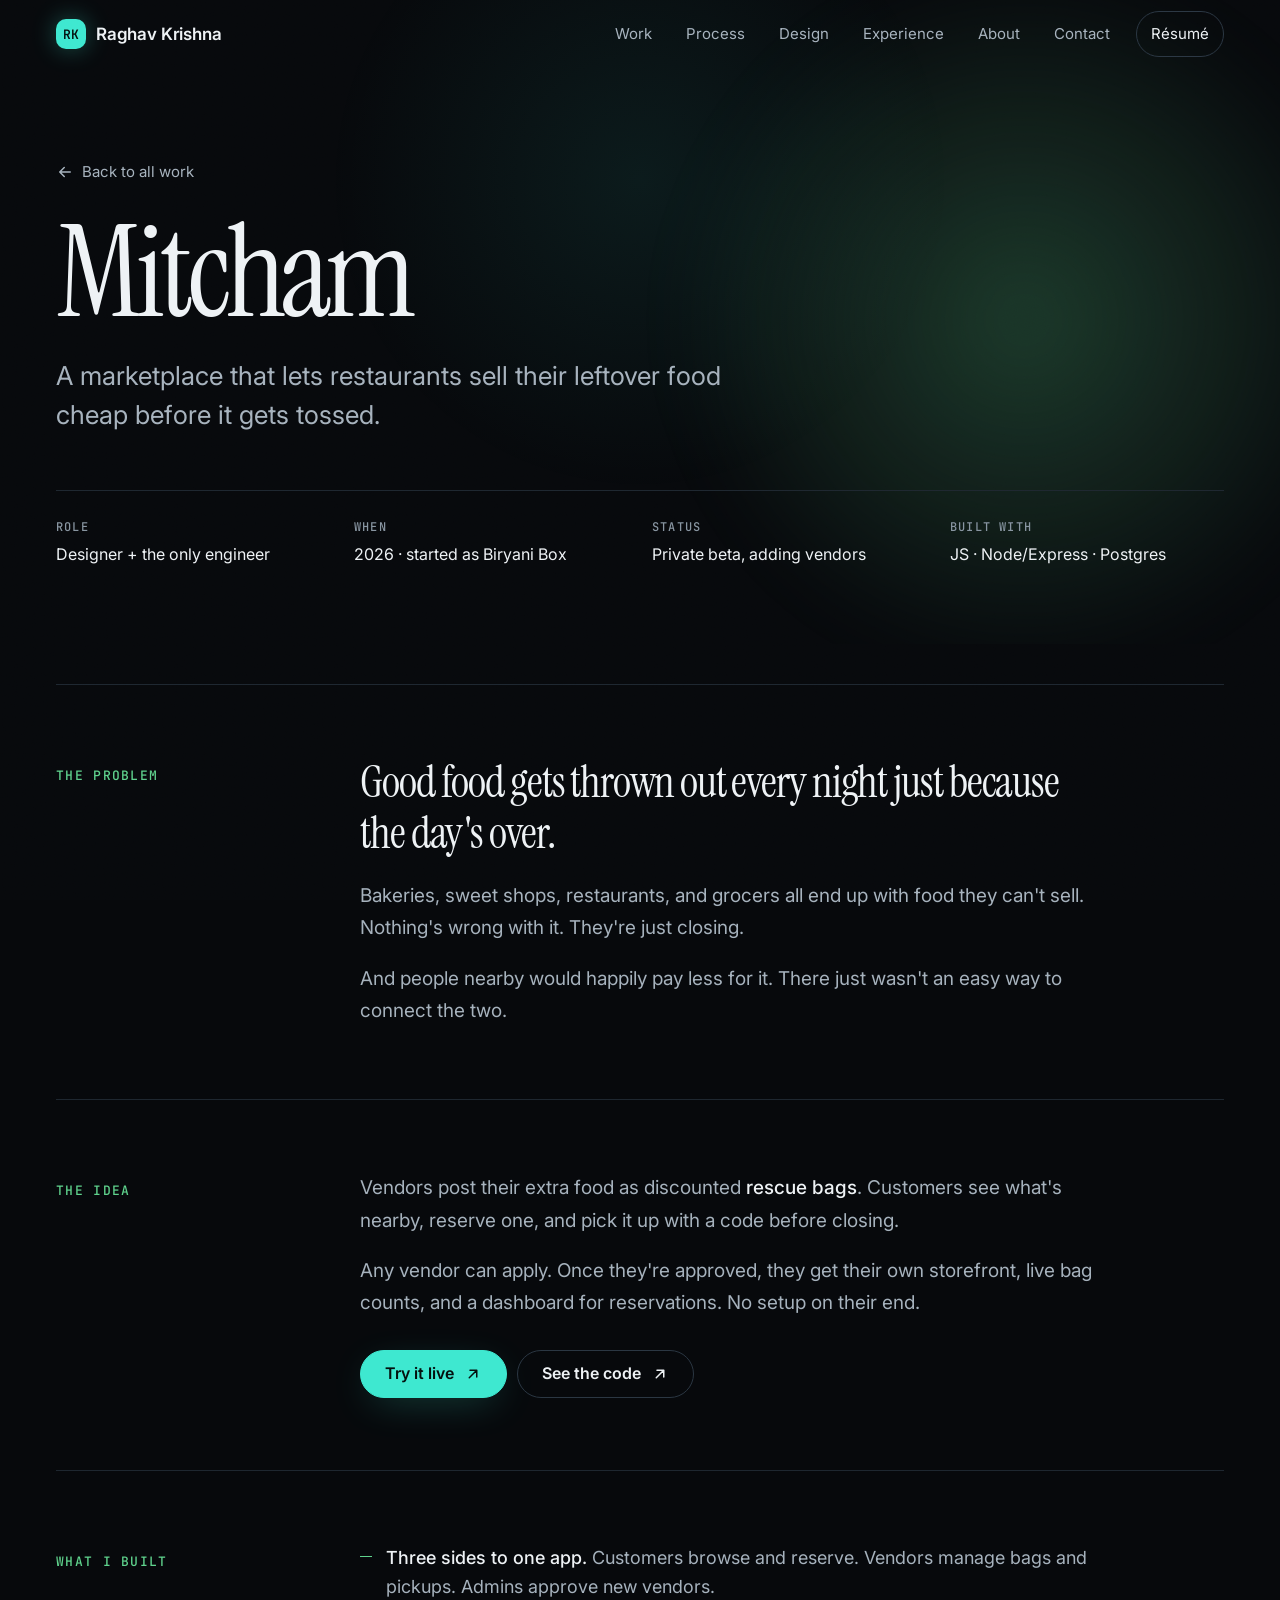
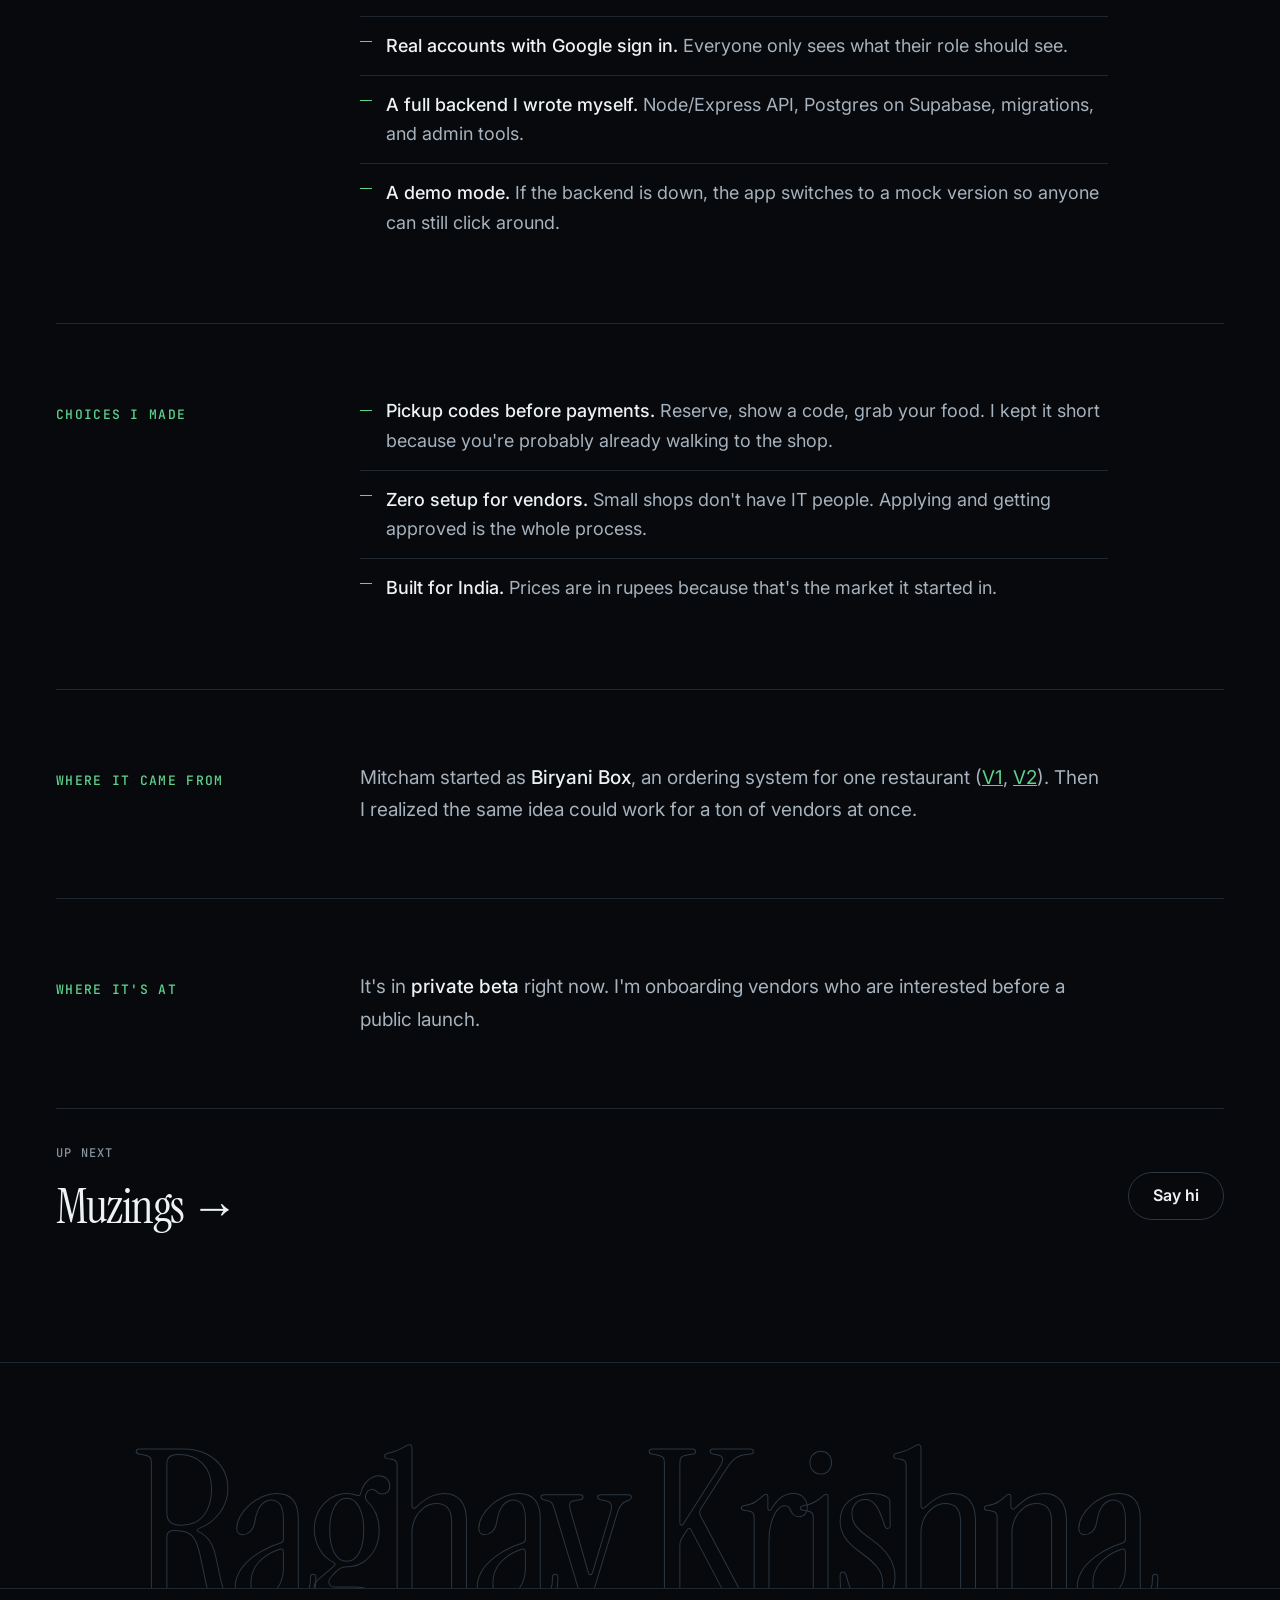
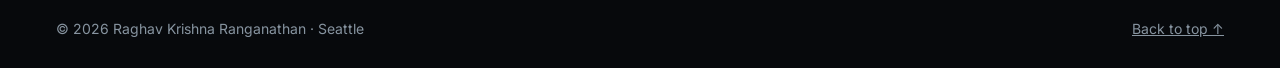
<file: work/mitcham.html>
<!DOCTYPE html>
<html lang="en">
<head>
<meta charset="utf-8">
<meta name="viewport" content="width=device-width,initial-scale=1">
<title>Mitcham · Raghav Krishna Ranganathan</title>
<meta name="description" content="Mitcham lets restaurants sell leftover food cheap before it gets tossed.">
<meta name="theme-color" content="#07090c">
<meta property="og:title" content="Mitcham · Raghav Krishna Ranganathan">
<meta property="og:description" content="Mitcham lets restaurants sell leftover food cheap before it gets tossed.">
<meta property="og:image" content="https://raghavkr17.github.io/portfolio/assets/img/og.png">
<meta name="twitter:card" content="summary_large_image">
<link rel="icon" href="../assets/img/favicon.svg" type="image/svg+xml">
<link rel="preconnect" href="https://fonts.googleapis.com">
<link rel="preconnect" href="https://fonts.gstatic.com" crossorigin>
<link href="https://fonts.googleapis.com/css2?family=Inter:wght@400;500;600&family=Instrument+Serif:ital@0;1&family=JetBrains+Mono:wght@400;500&display=swap" rel="stylesheet">
<link rel="stylesheet" href="../assets/css/style.css">
<style>:root{--c:#5fd38d}</style>
</head>
<body>
<a class="skip" href="#main">Skip to content</a>
<div class="prog" aria-hidden="true"></div>
<div class="spot" aria-hidden="true"></div>
<header class="hdr"><div class="wrap">
  <a class="logo" href="../index.html" aria-label="Raghav Krishna Ranganathan, home"><i>RK</i><span>Raghav Krishna</span></a>
  <button class="burger" aria-label="Menu" aria-expanded="false" aria-controls="nav"><span></span><span></span><span></span></button>
  <nav class="nav" id="nav" aria-label="Primary">
    <a href="../index.html#work">Work</a><a href="../index.html#process">Process</a><a href="../index.html#design">Design</a><a href="../index.html#experience">Experience</a><a href="../index.html#about">About</a><a href="../index.html#contact">Contact</a>
    <a class="btn-sm" href="../assets/Raghav-Krishna-Ranganathan-Resume.pdf" target="_blank" rel="noopener">Résumé</a>
  </nav></div></header>
<main id="main">
<section class="case-hero" id="top"><div class="wrap">
  <a class="back" href="../index.html#work"><svg viewBox="0 0 24 24" fill="none" stroke="currentColor" stroke-width="2" stroke-linecap="round" stroke-linejoin="round" aria-hidden="true"><path d="M19 12H5M11 6l-6 6 6 6"/></svg> Back to all work</a>
  <h1 class="rv">Mitcham</h1>
  <p class="lede rv" style="--d:.1s">A marketplace that lets restaurants sell their leftover food cheap before it gets tossed.</p>
  <dl class="meta rv" style="--d:.2s"><div><dt>Role</dt><dd>Designer + the only engineer</dd></div><div><dt>When</dt><dd>2026 · started as Biryani Box</dd></div><div><dt>Status</dt><dd>Private beta, adding vendors</dd></div><div><dt>Built with</dt><dd>JS · Node/Express · Postgres</dd></div></dl>
</div></section>
<section class="case-body"><div class="wrap">
<div class="block rv"><h2>The problem</h2><div class="txt"><p class="big">Good food gets thrown out every night just because the day's over.</p><p>Bakeries, sweet shops, restaurants, and grocers all end up with food they can't sell. Nothing's wrong with it. They're just closing.</p><p>And people nearby would happily pay less for it. There just wasn't an easy way to connect the two.</p></div></div>
<div class="block rv"><h2>The idea</h2><div class="txt"><p>Vendors post their extra food as discounted <b>rescue bags</b>. Customers see what's nearby, reserve one, and pick it up with a code before closing.</p><p>Any vendor can apply. Once they're approved, they get their own storefront, live bag counts, and a dashboard for reservations. No setup on their end.</p><div class="live"><a class="btn primary" href="https://raghavkr17.github.io/mitcham-app/" target="_blank" rel="noopener">Try it live <svg viewBox="0 0 24 24" fill="none" stroke="currentColor" stroke-width="2" stroke-linecap="round" stroke-linejoin="round" aria-hidden="true" width="18" height="18"><path d="M7 17 17 7M8 7h9v9"/></svg></a><a class="btn" href="https://github.com/raghavkr17/mitcham-app" target="_blank" rel="noopener">See the code <svg viewBox="0 0 24 24" fill="none" stroke="currentColor" stroke-width="2" stroke-linecap="round" stroke-linejoin="round" aria-hidden="true" width="18" height="18"><path d="M7 17 17 7M8 7h9v9"/></svg></a></div></div></div>
<div class="block rv"><h2>What I built</h2><div class="txt"><ul class="list"><li><b>Three sides to one app.</b> Customers browse and reserve. Vendors manage bags and pickups. Admins approve new vendors.</li><li><b>Real accounts with Google sign in.</b> Everyone only sees what their role should see.</li><li><b>A full backend I wrote myself.</b> Node/Express API, Postgres on Supabase, migrations, and admin tools.</li><li><b>A demo mode.</b> If the backend is down, the app switches to a mock version so anyone can still click around.</li></ul></div></div>
<div class="block rv"><h2>Choices I made</h2><div class="txt"><ul class="list"><li><b>Pickup codes before payments.</b> Reserve, show a code, grab your food. I kept it short because you're probably already walking to the shop.</li><li><b>Zero setup for vendors.</b> Small shops don't have IT people. Applying and getting approved is the whole process.</li><li><b>Built for India.</b> Prices are in rupees because that's the market it started in.</li></ul></div></div>
<div class="block rv"><h2>Where it came from</h2><div class="txt"><p>Mitcham started as <b>Biryani Box</b>, an ordering system for one restaurant (<a href="https://github.com/raghavkr17/Biryani-Box-V1" target="_blank" rel="noopener" style="color:var(--c)">V1</a>, <a href="https://github.com/raghavkr17/Biryani-Box-V2" target="_blank" rel="noopener" style="color:var(--c)">V2</a>). Then I realized the same idea could work for a ton of vendors at once.</p></div></div>
<div class="block rv"><h2>Where it's at</h2><div class="txt"><p>It's in <b>private beta</b> right now. I'm onboarding vendors who are interested before a public launch.</p></div></div>

<nav class="next" aria-label="Next project"><a href="muzings.html"><span class="lbl">Up next</span><span class="ttl">Muzings →</span></a><a class="btn" href="../index.html#contact">Say hi</a></nav>
</div></section>
</main>
<div class="bigname" aria-hidden="true"><span>Raghav Krishna</span></div>
<footer><div class="wrap"><span>© <span id="yr">2026</span> Raghav Krishna Ranganathan · Seattle</span><a href="#top">Back to top ↑</a></div></footer>
<script src="../assets/js/main.js"></script>
</body></html>
</file>
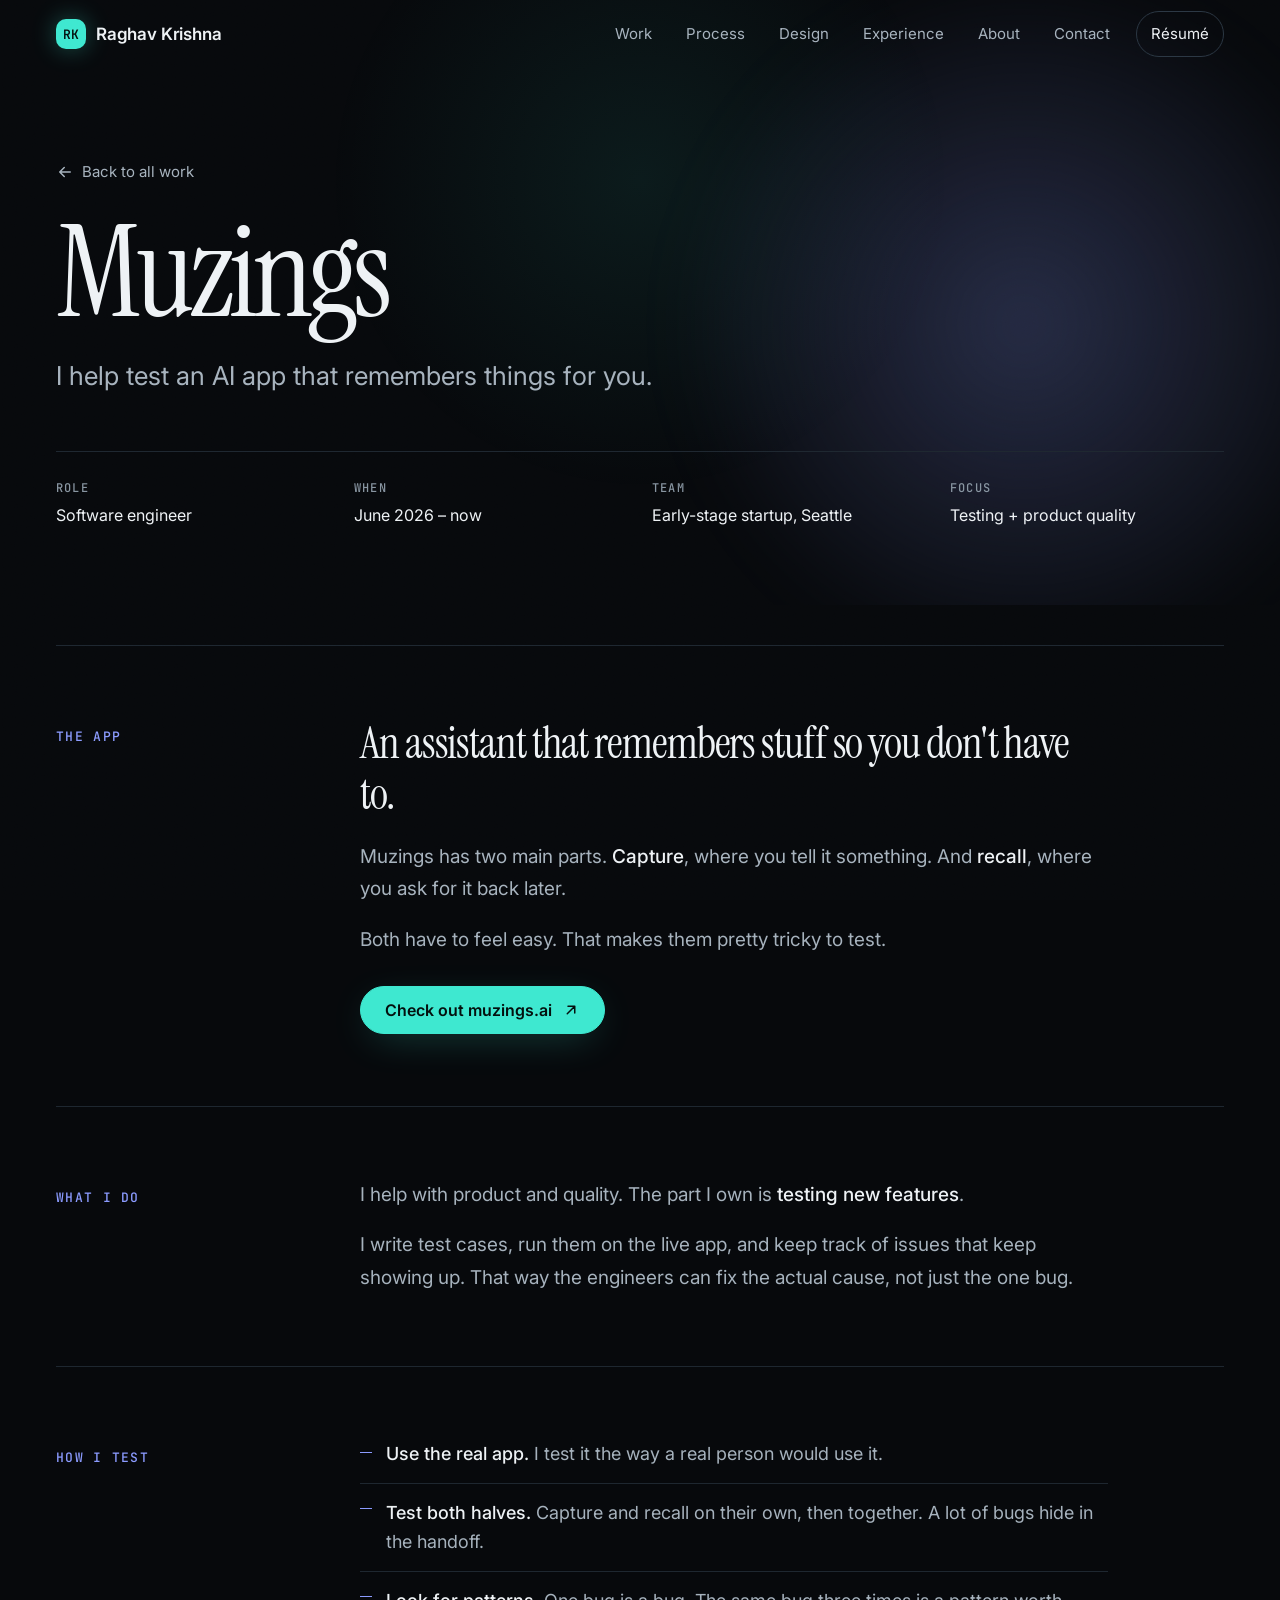
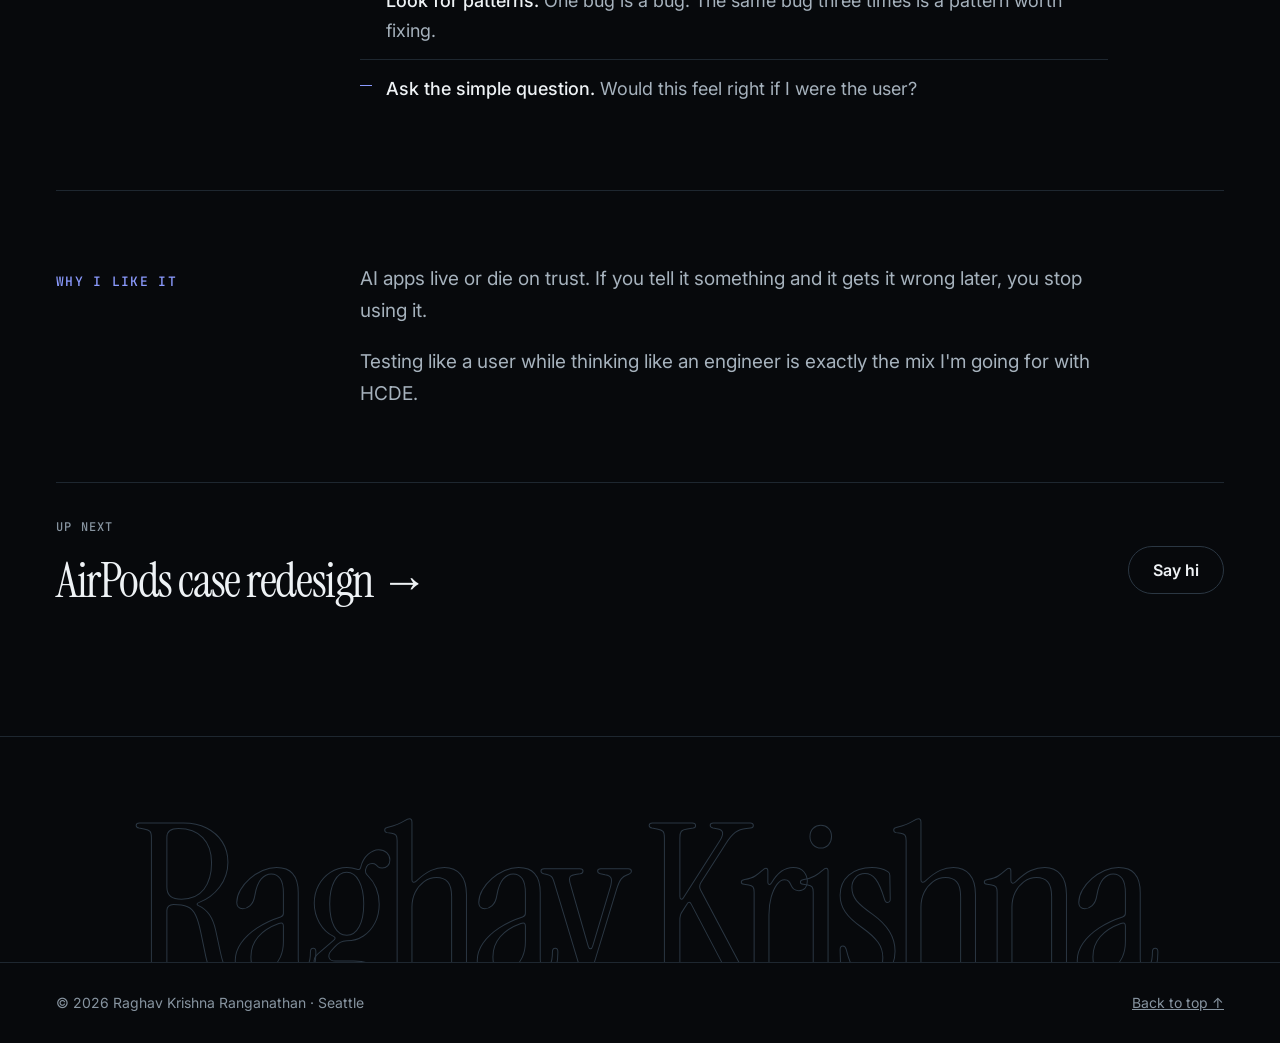
<file: work/muzings.html>
<!DOCTYPE html>
<html lang="en">
<head>
<meta charset="utf-8">
<meta name="viewport" content="width=device-width,initial-scale=1">
<title>Muzings · Raghav Krishna Ranganathan</title>
<meta name="description" content="Raghav tests new features for Muzings, an AI app that remembers things for you.">
<meta name="theme-color" content="#07090c">
<meta property="og:title" content="Muzings · Raghav Krishna Ranganathan">
<meta property="og:description" content="Raghav tests new features for Muzings, an AI app that remembers things for you.">
<meta property="og:image" content="https://raghavkr17.github.io/portfolio/assets/img/og.png">
<meta name="twitter:card" content="summary_large_image">
<link rel="icon" href="../assets/img/favicon.svg" type="image/svg+xml">
<link rel="preconnect" href="https://fonts.googleapis.com">
<link rel="preconnect" href="https://fonts.gstatic.com" crossorigin>
<link href="https://fonts.googleapis.com/css2?family=Inter:wght@400;500;600&family=Instrument+Serif:ital@0;1&family=JetBrains+Mono:wght@400;500&display=swap" rel="stylesheet">
<link rel="stylesheet" href="../assets/css/style.css">
<style>:root{--c:#8b9bff}</style>
</head>
<body>
<a class="skip" href="#main">Skip to content</a>
<div class="prog" aria-hidden="true"></div>
<div class="spot" aria-hidden="true"></div>
<header class="hdr"><div class="wrap">
  <a class="logo" href="../index.html" aria-label="Raghav Krishna Ranganathan, home"><i>RK</i><span>Raghav Krishna</span></a>
  <button class="burger" aria-label="Menu" aria-expanded="false" aria-controls="nav"><span></span><span></span><span></span></button>
  <nav class="nav" id="nav" aria-label="Primary">
    <a href="../index.html#work">Work</a><a href="../index.html#process">Process</a><a href="../index.html#design">Design</a><a href="../index.html#experience">Experience</a><a href="../index.html#about">About</a><a href="../index.html#contact">Contact</a>
    <a class="btn-sm" href="../assets/Raghav-Krishna-Ranganathan-Resume.pdf" target="_blank" rel="noopener">Résumé</a>
  </nav></div></header>
<main id="main">
<section class="case-hero" id="top"><div class="wrap">
  <a class="back" href="../index.html#work"><svg viewBox="0 0 24 24" fill="none" stroke="currentColor" stroke-width="2" stroke-linecap="round" stroke-linejoin="round" aria-hidden="true"><path d="M19 12H5M11 6l-6 6 6 6"/></svg> Back to all work</a>
  <h1 class="rv">Muzings</h1>
  <p class="lede rv" style="--d:.1s">I help test an AI app that remembers things for you.</p>
  <dl class="meta rv" style="--d:.2s"><div><dt>Role</dt><dd>Software engineer</dd></div><div><dt>When</dt><dd>June 2026 – now</dd></div><div><dt>Team</dt><dd>Early-stage startup, Seattle</dd></div><div><dt>Focus</dt><dd>Testing + product quality</dd></div></dl>
</div></section>
<section class="case-body"><div class="wrap">
<div class="block rv"><h2>The app</h2><div class="txt"><p class="big">An assistant that remembers stuff so you don't have to.</p><p>Muzings has two main parts. <b>Capture</b>, where you tell it something. And <b>recall</b>, where you ask for it back later.</p><p>Both have to feel easy. That makes them pretty tricky to test.</p><div class="live"><a class="btn primary" href="https://muzings.ai" target="_blank" rel="noopener">Check out muzings.ai <svg viewBox="0 0 24 24" fill="none" stroke="currentColor" stroke-width="2" stroke-linecap="round" stroke-linejoin="round" aria-hidden="true" width="18" height="18"><path d="M7 17 17 7M8 7h9v9"/></svg></a></div></div></div>
<div class="block rv"><h2>What I do</h2><div class="txt"><p>I help with product and quality. The part I own is <b>testing new features</b>.</p><p>I write test cases, run them on the live app, and keep track of issues that keep showing up. That way the engineers can fix the actual cause, not just the one bug.</p></div></div>
<div class="block rv"><h2>How I test</h2><div class="txt"><ul class="list"><li><b>Use the real app.</b> I test it the way a real person would use it.</li><li><b>Test both halves.</b> Capture and recall on their own, then together. A lot of bugs hide in the handoff.</li><li><b>Look for patterns.</b> One bug is a bug. The same bug three times is a pattern worth fixing.</li><li><b>Ask the simple question.</b> Would this feel right if I were the user?</li></ul></div></div>
<div class="block rv"><h2>Why I like it</h2><div class="txt"><p>AI apps live or die on trust. If you tell it something and it gets it wrong later, you stop using it.</p><p>Testing like a user while thinking like an engineer is exactly the mix I'm going for with HCDE.</p></div></div>

<nav class="next" aria-label="Next project"><a href="airpods-case.html"><span class="lbl">Up next</span><span class="ttl">AirPods case redesign →</span></a><a class="btn" href="../index.html#contact">Say hi</a></nav>
</div></section>
</main>
<div class="bigname" aria-hidden="true"><span>Raghav Krishna</span></div>
<footer><div class="wrap"><span>© <span id="yr">2026</span> Raghav Krishna Ranganathan · Seattle</span><a href="#top">Back to top ↑</a></div></footer>
<script src="../assets/js/main.js"></script>
</body></html>
</file>
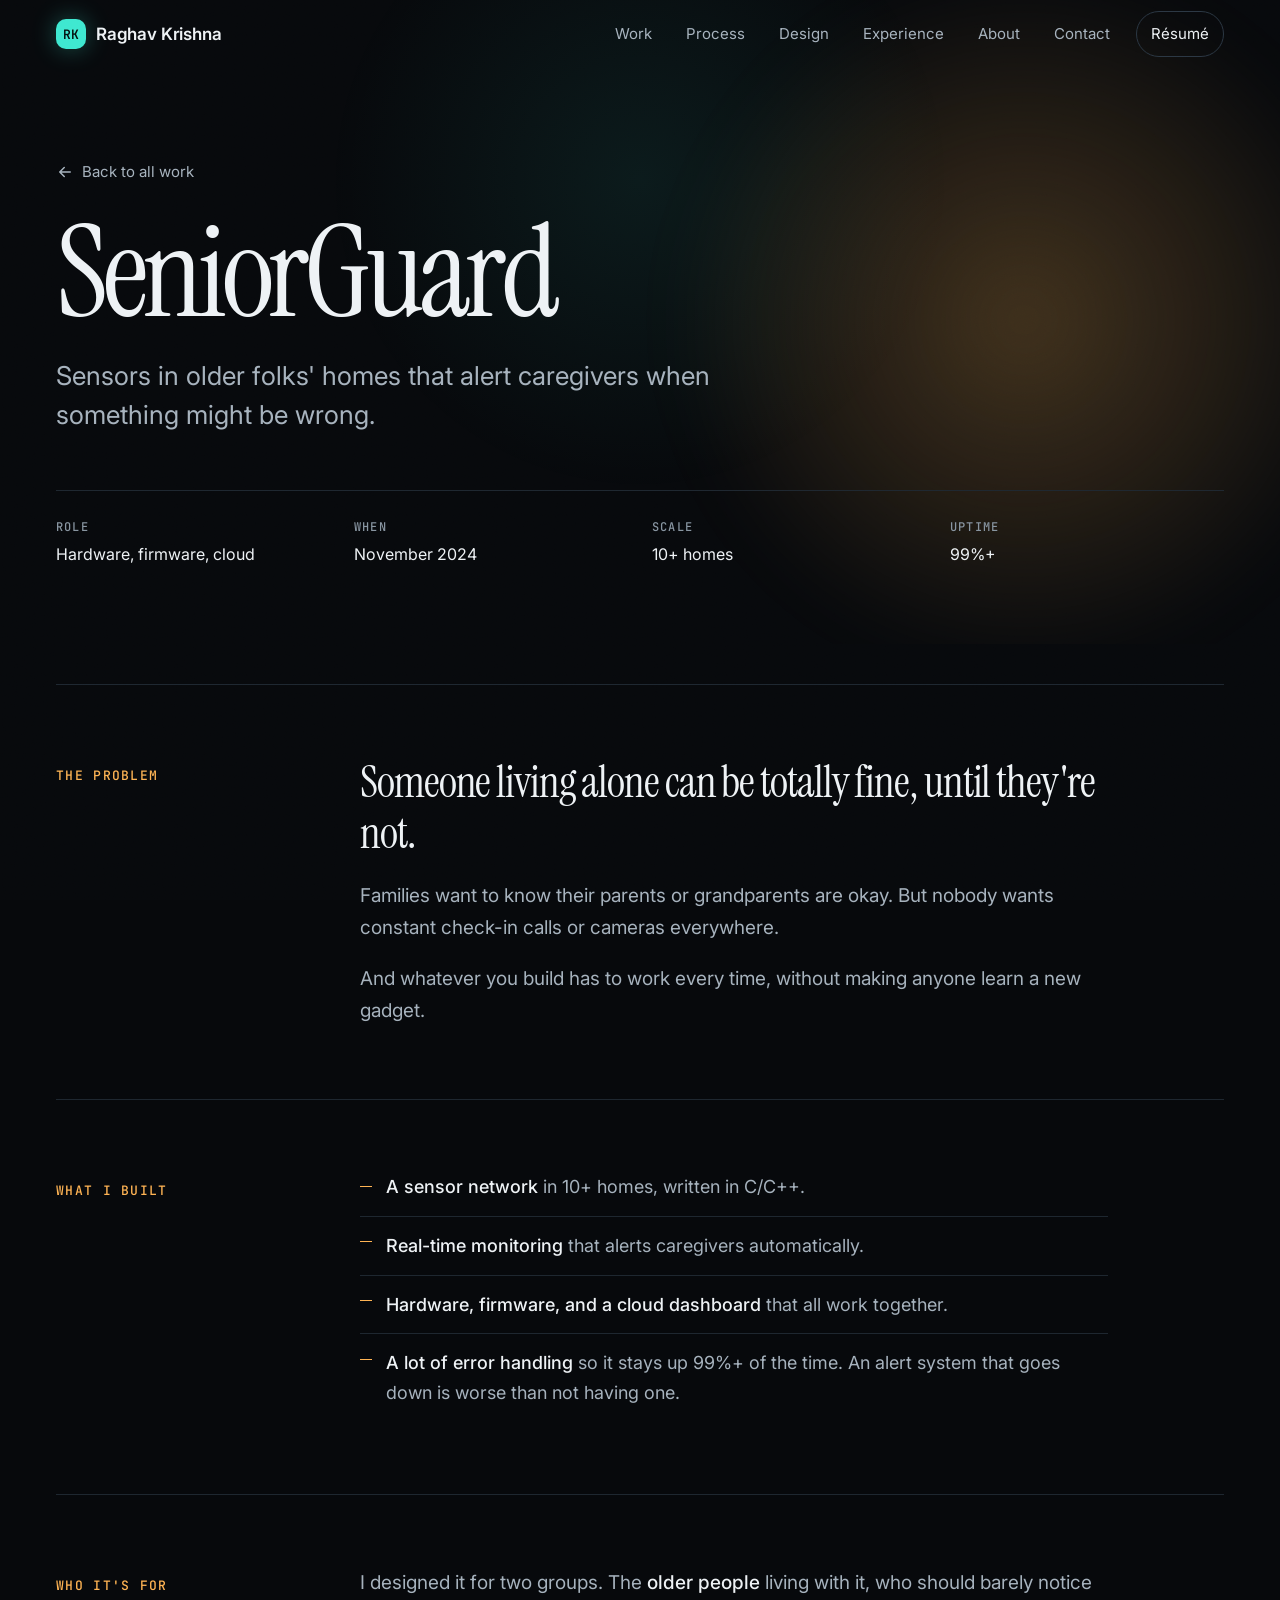
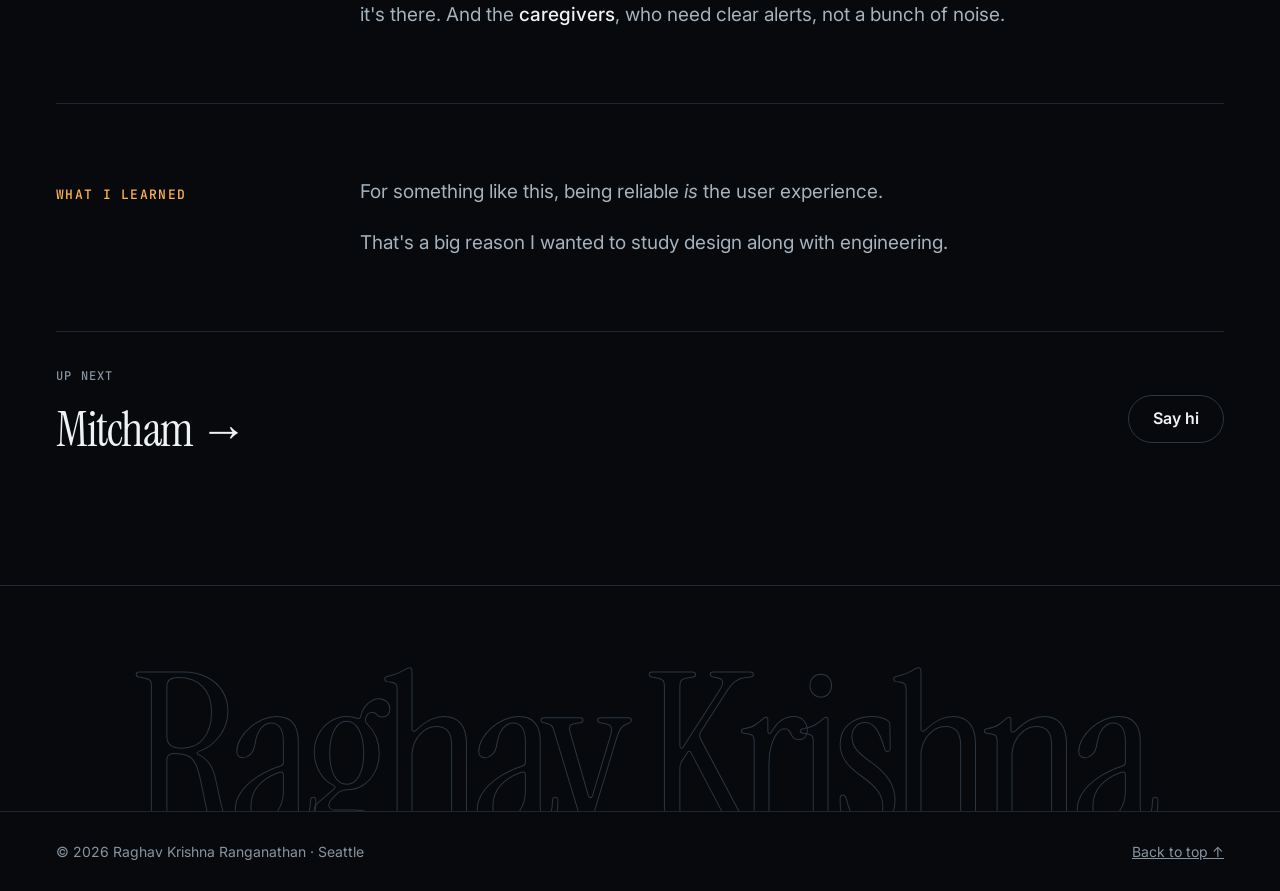
<file: work/seniorguard.html>
<!DOCTYPE html>
<html lang="en">
<head>
<meta charset="utf-8">
<meta name="viewport" content="width=device-width,initial-scale=1">
<title>SeniorGuard · Raghav Krishna Ranganathan</title>
<meta name="description" content="SeniorGuard puts sensors in older folks' homes and alerts caregivers when something might be wrong.">
<meta name="theme-color" content="#07090c">
<meta property="og:title" content="SeniorGuard · Raghav Krishna Ranganathan">
<meta property="og:description" content="SeniorGuard puts sensors in older folks' homes and alerts caregivers when something might be wrong.">
<meta property="og:image" content="https://raghavkr17.github.io/portfolio/assets/img/og.png">
<meta name="twitter:card" content="summary_large_image">
<link rel="icon" href="../assets/img/favicon.svg" type="image/svg+xml">
<link rel="preconnect" href="https://fonts.googleapis.com">
<link rel="preconnect" href="https://fonts.gstatic.com" crossorigin>
<link href="https://fonts.googleapis.com/css2?family=Inter:wght@400;500;600&family=Instrument+Serif:ital@0;1&family=JetBrains+Mono:wght@400;500&display=swap" rel="stylesheet">
<link rel="stylesheet" href="../assets/css/style.css">
<style>:root{--c:#ffb454}</style>
</head>
<body>
<a class="skip" href="#main">Skip to content</a>
<div class="prog" aria-hidden="true"></div>
<div class="spot" aria-hidden="true"></div>
<header class="hdr"><div class="wrap">
  <a class="logo" href="../index.html" aria-label="Raghav Krishna Ranganathan, home"><i>RK</i><span>Raghav Krishna</span></a>
  <button class="burger" aria-label="Menu" aria-expanded="false" aria-controls="nav"><span></span><span></span><span></span></button>
  <nav class="nav" id="nav" aria-label="Primary">
    <a href="../index.html#work">Work</a><a href="../index.html#process">Process</a><a href="../index.html#design">Design</a><a href="../index.html#experience">Experience</a><a href="../index.html#about">About</a><a href="../index.html#contact">Contact</a>
    <a class="btn-sm" href="../assets/Raghav-Krishna-Ranganathan-Resume.pdf" target="_blank" rel="noopener">Résumé</a>
  </nav></div></header>
<main id="main">
<section class="case-hero" id="top"><div class="wrap">
  <a class="back" href="../index.html#work"><svg viewBox="0 0 24 24" fill="none" stroke="currentColor" stroke-width="2" stroke-linecap="round" stroke-linejoin="round" aria-hidden="true"><path d="M19 12H5M11 6l-6 6 6 6"/></svg> Back to all work</a>
  <h1 class="rv">SeniorGuard</h1>
  <p class="lede rv" style="--d:.1s">Sensors in older folks' homes that alert caregivers when something might be wrong.</p>
  <dl class="meta rv" style="--d:.2s"><div><dt>Role</dt><dd>Hardware, firmware, cloud</dd></div><div><dt>When</dt><dd>November 2024</dd></div><div><dt>Scale</dt><dd>10+ homes</dd></div><div><dt>Uptime</dt><dd>99%+</dd></div></dl>
</div></section>
<section class="case-body"><div class="wrap">
<div class="block rv"><h2>The problem</h2><div class="txt"><p class="big">Someone living alone can be totally fine, until they're not.</p><p>Families want to know their parents or grandparents are okay. But nobody wants constant check-in calls or cameras everywhere.</p><p>And whatever you build has to work every time, without making anyone learn a new gadget.</p></div></div>
<div class="block rv"><h2>What I built</h2><div class="txt"><ul class="list"><li><b>A sensor network</b> in 10+ homes, written in C/C++.</li><li><b>Real-time monitoring</b> that alerts caregivers automatically.</li><li><b>Hardware, firmware, and a cloud dashboard</b> that all work together.</li><li><b>A lot of error handling</b> so it stays up 99%+ of the time. An alert system that goes down is worse than not having one.</li></ul></div></div>
<div class="block rv"><h2>Who it's for</h2><div class="txt"><p>I designed it for two groups. The <b>older people</b> living with it, who should barely notice it's there. And the <b>caregivers</b>, who need clear alerts, not a bunch of noise.</p></div></div>
<div class="block rv"><h2>What I learned</h2><div class="txt"><p>For something like this, being reliable <em>is</em> the user experience.</p><p>That's a big reason I wanted to study design along with engineering.</p></div></div>

<nav class="next" aria-label="Next project"><a href="mitcham.html"><span class="lbl">Up next</span><span class="ttl">Mitcham →</span></a><a class="btn" href="../index.html#contact">Say hi</a></nav>
</div></section>
</main>
<div class="bigname" aria-hidden="true"><span>Raghav Krishna</span></div>
<footer><div class="wrap"><span>© <span id="yr">2026</span> Raghav Krishna Ranganathan · Seattle</span><a href="#top">Back to top ↑</a></div></footer>
<script src="../assets/js/main.js"></script>
</body></html>
</file>
<file: assets/css/style.css>
/* ============ Raghav Krishna Ranganathan — portfolio ============ */
:root{
  --bg:#07090c; --bg2:#0b0f13; --surface:#10151b; --surface2:#151b22;
  --line:#1e2730; --line2:#2b3743;
  --text:#eef2f5; --muted:#a6b2bd; --dim:#8794a0;
  --acc:#3ee8d0; --acc-ink:#04100e; --acc-soft:rgba(62,232,208,.12); --acc-glow:rgba(62,232,208,.32);
  --serif:"Instrument Serif","Iowan Old Style",Georgia,serif;
  --sans:"Inter",system-ui,-apple-system,"Segoe UI",Roboto,Helvetica,Arial,sans-serif;
  --mono:"JetBrains Mono",ui-monospace,SFMono-Regular,Menlo,Consolas,monospace;
  --r:18px; --maxw:1180px; --gut:clamp(20px,5vw,56px);
  --ease:cubic-bezier(.2,.7,.2,1);
  color-scheme:dark;
}
*,*::before,*::after{box-sizing:border-box}
html{scroll-behavior:smooth;scroll-padding-top:84px;-webkit-text-size-adjust:100%}
body{margin:0;background:var(--bg);color:var(--text);font:400 17px/1.65 var(--sans);-webkit-font-smoothing:antialiased;text-rendering:optimizeLegibility;overflow-x:hidden}
img,svg{display:block;max-width:100%}
a{color:inherit}
h1,h2,h3,h4{margin:0;font-weight:500;line-height:1.08;letter-spacing:-.02em}
p{margin:0}
ul{margin:0;padding:0;list-style:none}
:focus-visible{outline:2px solid var(--acc);outline-offset:3px;border-radius:6px}
::selection{background:var(--acc);color:var(--acc-ink)}
.skip{position:absolute;left:12px;top:-60px;background:var(--acc);color:var(--acc-ink);padding:10px 16px;border-radius:10px;font-weight:600;z-index:100;transition:top .2s}
.skip:focus{top:12px}
.wrap{width:100%;max-width:var(--maxw);margin:0 auto;padding:0 var(--gut)}
.mono{font-family:var(--mono);font-size:12.5px;letter-spacing:.08em;text-transform:uppercase;color:var(--dim)}
.serif{font-family:var(--serif);font-weight:400;letter-spacing:-.01em}
.serif em,.ital{font-style:italic;color:var(--acc)}

/* film grain + ambient light */
body::before{content:"";position:fixed;inset:0;pointer-events:none;z-index:60;opacity:.07;mix-blend-mode:overlay;
  background-image:url("data:image/svg+xml;utf8,<svg xmlns='http://www.w3.org/2000/svg' width='160' height='160'><filter id='n'><feTurbulence type='fractalNoise' baseFrequency='.9' numOctaves='2' stitchTiles='stitch'/></filter><rect width='100%' height='100%' filter='url(%23n)'/></svg>")}
.spot{position:fixed;inset:0;pointer-events:none;z-index:0;background:radial-gradient(520px circle at var(--mx,50%) var(--my,20%),rgba(62,232,208,.08),transparent 60%)}

/* ---------- header ---------- */
.hdr{position:fixed;inset:0 0 auto 0;z-index:50;transition:background .3s,border-color .3s,backdrop-filter .3s;border-bottom:1px solid transparent}
.hdr.scrolled{background:rgba(7,9,12,.78);backdrop-filter:blur(14px) saturate(140%);-webkit-backdrop-filter:blur(14px) saturate(140%);border-color:var(--line)}
.hdr .wrap{display:flex;align-items:center;justify-content:space-between;height:68px;gap:16px}
.logo{display:flex;align-items:center;gap:10px;text-decoration:none;font-weight:600;letter-spacing:-.01em}
.logo i{width:30px;height:30px;border-radius:10px;display:grid;place-items:center;background:var(--acc);color:var(--acc-ink);font:600 13px var(--mono);font-style:normal;box-shadow:0 0 24px var(--acc-glow)}
.nav{display:flex;align-items:center;gap:6px}
.nav a{text-decoration:none;color:var(--muted);font-size:15px;padding:10px 14px;border-radius:999px;transition:color .2s,background .2s;min-height:44px;display:inline-flex;align-items:center}
.nav a:hover,.nav a[aria-current="true"]{color:var(--text);background:var(--surface2)}
.nav a.btn-sm{border:1px solid var(--line2);color:var(--text);margin-left:6px}
.nav a.btn-sm:hover{border-color:var(--acc);background:var(--acc-soft)}
.burger{display:none;background:none;border:1px solid var(--line2);color:var(--text);width:46px;height:46px;border-radius:14px;cursor:pointer}
.burger span{display:block;width:18px;height:2px;background:currentColor;margin:4px auto;transition:transform .25s,opacity .25s}
.burger[aria-expanded="true"] span:nth-child(1){transform:translateY(6px) rotate(45deg)}
.burger[aria-expanded="true"] span:nth-child(2){opacity:0}
.burger[aria-expanded="true"] span:nth-child(3){transform:translateY(-6px) rotate(-45deg)}

/* ---------- buttons ---------- */
.btn{display:inline-flex;align-items:center;gap:10px;min-height:48px;padding:0 24px;border-radius:999px;font-weight:600;font-size:16px;text-decoration:none;border:1px solid var(--line2);color:var(--text);background:transparent;cursor:pointer;transition:transform .2s var(--ease),background .2s,border-color .2s,box-shadow .2s;font-family:inherit}
.btn:hover{border-color:var(--text);transform:translateY(-2px)}
.btn.primary{background:var(--acc);color:var(--acc-ink);border-color:var(--acc);box-shadow:0 10px 40px -12px var(--acc-glow)}
.btn.primary:hover{box-shadow:0 14px 48px -10px var(--acc-glow);border-color:var(--acc)}
.btn svg{width:18px;height:18px;transition:transform .2s}
.btn:hover svg{transform:translateX(3px)}

/* ---------- hero ---------- */
.hero{position:relative;min-height:100svh;display:flex;align-items:center;padding:120px 0 80px;isolation:isolate;overflow:hidden}
.hero .aurora{position:absolute;inset:-20%;z-index:-2;filter:blur(70px);opacity:.9}
.hero .aurora i{position:absolute;border-radius:50%;animation:drift 22s ease-in-out infinite alternate}
.hero .aurora i:nth-child(1){width:46vw;height:46vw;left:4%;top:8%;background:radial-gradient(circle,rgba(62,232,208,.26),transparent 65%)}
.hero .aurora i:nth-child(2){width:38vw;height:38vw;right:2%;top:30%;background:radial-gradient(circle,rgba(86,110,255,.20),transparent 65%);animation-duration:28s;animation-delay:-8s}
.hero .aurora i:nth-child(3){width:30vw;height:30vw;left:38%;bottom:-6%;background:radial-gradient(circle,rgba(255,170,90,.12),transparent 65%);animation-duration:34s;animation-delay:-14s}
@keyframes drift{to{transform:translate3d(6vw,-5vh,0) scale(1.15)}}
.hero .grid{position:absolute;inset:0;z-index:-1;background-image:linear-gradient(var(--line) 1px,transparent 1px),linear-gradient(90deg,var(--line) 1px,transparent 1px);background-size:64px 64px;opacity:.35;-webkit-mask-image:radial-gradient(ellipse 70% 60% at 50% 40%,#000 30%,transparent 80%);mask-image:radial-gradient(ellipse 70% 60% at 50% 40%,#000 30%,transparent 80%)}
.eyebrow{display:inline-flex;align-items:center;gap:10px;padding:8px 16px 8px 12px;border:1px solid var(--line2);border-radius:999px;background:rgba(16,21,27,.6);backdrop-filter:blur(8px);font-size:14px;color:var(--muted)}
.eyebrow .dot{width:8px;height:8px;border-radius:50%;background:var(--acc);box-shadow:0 0 0 0 var(--acc-glow);animation:pulse 2.4s infinite}
@keyframes pulse{70%{box-shadow:0 0 0 10px transparent}100%{box-shadow:0 0 0 0 transparent}}
.hero h1{font-family:var(--serif);font-weight:400;font-size:clamp(46px,8.6vw,124px);line-height:.98;letter-spacing:-.035em;margin:28px 0 28px;max-width:15ch}
.hero h1 .line{display:block;overflow:hidden;padding-bottom:.08em}
.hero h1 .line>span{display:inline-block}
.hero .lede{font-size:clamp(18px,2vw,22px);color:var(--muted);max-width:56ch;line-height:1.55}
.hero .lede b{color:var(--text);font-weight:500}
.cta{display:flex;flex-wrap:wrap;gap:14px;margin-top:38px}
.facts{display:grid;grid-template-columns:repeat(auto-fit,minmax(190px,1fr));gap:0;margin-top:72px;border-top:1px solid var(--line)}
.facts div{padding:20px 20px 0 0}
.facts dt{font:500 12px var(--mono);letter-spacing:.1em;text-transform:uppercase;color:var(--dim);margin-bottom:6px}
.facts dd{margin:0;font-size:16px;color:var(--text)}

/* ---------- sections ---------- */
section{position:relative;z-index:1}
.sec{padding:clamp(80px,12vw,150px) 0}
.sec-head{display:flex;justify-content:space-between;align-items:flex-end;gap:24px;flex-wrap:wrap;margin-bottom:clamp(40px,6vw,72px)}
.sec-head h2{font-family:var(--serif);font-weight:400;font-size:clamp(38px,6vw,76px);letter-spacing:-.03em;max-width:16ch}
.sec-head p{color:var(--muted);max-width:42ch}

/* ---------- featured work ---------- */
.work{display:grid;gap:clamp(28px,4vw,48px)}
.card{position:relative;display:grid;grid-template-columns:1.05fr 1fr;gap:0;border:1px solid var(--line);border-radius:28px;background:linear-gradient(180deg,var(--surface),var(--bg2));overflow:hidden;text-decoration:none;transition:border-color .3s,transform .4s var(--ease),box-shadow .4s}
.card:hover{border-color:var(--c,var(--acc));transform:translateY(-4px);box-shadow:0 30px 80px -40px var(--c,var(--acc-glow))}
.card:nth-child(even){grid-template-columns:1fr 1.05fr}
.card:nth-child(even) .card-art{order:2}
.card-body{padding:clamp(28px,4vw,52px);display:flex;flex-direction:column;justify-content:space-between;gap:28px}
.card .num{font:500 13px var(--mono);letter-spacing:.1em;color:var(--c,var(--acc))}
.card h3{font-family:var(--serif);font-weight:400;font-size:clamp(34px,4.4vw,56px);margin:12px 0 14px;letter-spacing:-.03em}
.card p.one{color:var(--muted);font-size:18px;max-width:44ch}
.tags{display:flex;flex-wrap:wrap;gap:8px;margin-top:22px}
.tag{font:500 12px var(--mono);letter-spacing:.04em;padding:6px 12px;border-radius:999px;border:1px solid var(--line2);color:var(--muted)}
.tag.hot{border-color:color-mix(in srgb,var(--c,var(--acc)) 55%,transparent);color:var(--c,var(--acc))}
.more{display:inline-flex;align-items:center;gap:10px;font-weight:600;color:var(--text)}
.more svg{width:20px;height:20px;transition:transform .25s var(--ease)}
.card:hover .more svg{transform:translate(4px,-4px)}
.card-art{position:relative;min-height:340px;background:radial-gradient(circle at 30% 20%,color-mix(in srgb,var(--c,var(--acc)) 22%,transparent),transparent 62%),var(--bg2);border-left:1px solid var(--line);display:grid;place-items:center;overflow:hidden}
.card:nth-child(even) .card-art{border-left:0;border-right:1px solid var(--line)}
.card-art img{width:100%;height:100%;object-fit:cover}
.card-art svg{width:78%;height:auto;max-height:86%}
.status{display:inline-flex;align-items:center;gap:8px;font-size:13px;color:var(--muted)}
.status i{width:7px;height:7px;border-radius:50%;background:var(--c,var(--acc))}

/* ---------- play (3D viewer) ---------- */
.play{background:linear-gradient(180deg,transparent,rgba(16,21,27,.6) 20%,rgba(16,21,27,.6) 80%,transparent)}
.viewer{position:relative;aspect-ratio:16/10;border-radius:28px;overflow:hidden;border:1px solid var(--line2);background:#000;box-shadow:0 40px 120px -50px var(--acc-glow)}
.viewer img,.viewer iframe{position:absolute;inset:0;width:100%;height:100%;border:0}
.viewer img{object-fit:cover;filter:saturate(.9)}
.viewer .veil{position:absolute;inset:0;background:linear-gradient(180deg,rgba(0,0,0,.05),rgba(0,0,0,.55));display:grid;place-items:center}
.viewer .go{display:inline-flex;align-items:center;gap:12px;background:var(--acc);color:var(--acc-ink);border:0;border-radius:999px;min-height:56px;padding:0 28px 0 22px;font:600 17px var(--sans);cursor:pointer;box-shadow:0 14px 50px -8px var(--acc-glow);transition:transform .2s}
.viewer .go:hover{transform:scale(1.04)}
.viewer .go svg{width:22px;height:22px}
.caption{margin-top:16px;color:var(--dim);font-size:14px;display:flex;justify-content:space-between;gap:16px;flex-wrap:wrap}

/* ---------- approach ---------- */
.principles{display:grid;grid-template-columns:repeat(3,1fr);gap:1px;background:var(--line);border:1px solid var(--line);border-radius:24px;overflow:hidden}
.principles li{background:var(--bg);padding:clamp(26px,3vw,40px)}
.principles .k{font:500 12px var(--mono);letter-spacing:.1em;color:var(--acc)}
.principles h3{font-family:var(--serif);font-weight:400;font-size:30px;margin:14px 0 12px}
.principles p{color:var(--muted);font-size:16px}

/* ---------- timeline ---------- */
.split{display:grid;grid-template-columns:1fr 1.4fr;gap:clamp(32px,6vw,90px);align-items:start}
.sticky{position:sticky;top:110px}
.tl li{display:grid;grid-template-columns:150px 1fr;gap:24px;padding:30px 0;border-top:1px solid var(--line)}
.tl li:last-child{border-bottom:1px solid var(--line)}
.tl .when{font:500 13px var(--mono);letter-spacing:.06em;color:var(--dim);padding-top:6px}
.tl h3{font-size:24px;letter-spacing:-.015em;font-weight:500}
.tl .role{color:var(--acc);font-size:15px;margin:2px 0 10px}
.tl ul li{display:block;padding:0 0 8px 18px;border:0;position:relative;color:var(--muted);font-size:16px}
.tl ul li::before{content:"";position:absolute;left:0;top:.8em;width:7px;height:1px;background:var(--acc)}
.tl.edu li{grid-template-columns:150px 1fr}

/* ---------- feature (design) ---------- */
.feature{display:grid;grid-template-columns:1fr 1.1fr;border:1px solid var(--line);border-radius:28px;overflow:hidden;background:linear-gradient(180deg,var(--surface),var(--bg2))}
.feature-img{position:relative;min-height:320px}
.feature-img img{position:absolute;inset:0;width:100%;height:100%;object-fit:cover}
.feature-body{padding:clamp(28px,4vw,52px)}
.feature-body h3{font-size:clamp(40px,5vw,64px);margin:10px 0 14px;font-weight:400}
.feature-body>p{color:var(--muted);font-size:18px}
.feature-body>p b{color:var(--text);font-weight:500}
.feature .status i{background:var(--c)}
@media (max-width:980px){.feature{grid-template-columns:1fr}.feature-img{min-height:260px}}

/* ---------- more work ---------- */
.mini{display:grid;grid-template-columns:repeat(3,1fr);gap:16px}
.mini li{display:flex}.mini li>article{flex:1}
.mini a,.mini article{display:flex;flex-direction:column;gap:10px;padding:26px;border:1px solid var(--line);border-radius:20px;background:var(--surface);text-decoration:none;transition:border-color .25s,transform .3s var(--ease),background .25s;min-height:190px}
.mini a:hover{border-color:var(--acc);transform:translateY(-3px);background:var(--surface2)}
.mini h3{font-size:21px;letter-spacing:-.01em;display:flex;justify-content:space-between;gap:10px;align-items:flex-start}
.mini h3 svg{width:18px;height:18px;flex:none;margin-top:4px;color:var(--dim)}
.mini p{color:var(--muted);font-size:15px;line-height:1.55;flex:1}
.mini .tags{margin-top:6px}
.mini .tag{font-size:11px;padding:4px 10px}

/* ---------- about ---------- */
.about p{font-size:clamp(19px,2.2vw,24px);line-height:1.55;color:var(--muted);max-width:34ch}
.about p+p{margin-top:20px}
.about p b{color:var(--text);font-weight:500}
.skills{display:grid;gap:22px}
.skills h3{font:500 12px var(--mono);letter-spacing:.1em;text-transform:uppercase;color:var(--dim);margin-bottom:10px}
.chips{display:flex;flex-wrap:wrap;gap:8px}
.chip{padding:8px 15px;border-radius:999px;background:var(--surface);border:1px solid var(--line);font-size:15px}
.corner{margin-top:36px;display:flex;gap:14px;align-items:flex-start;padding:16px 18px;border:1px dashed var(--line2);border-radius:16px;max-width:520px;font-size:14px;color:var(--dim);line-height:1.5}
.corner b{color:var(--muted);font-weight:500}
.corner .mono{flex:none;padding-top:2px;font-size:11px}

/* ---------- contact ---------- */
.contact{text-align:center;padding:clamp(100px,16vw,200px) 0;overflow:hidden}
.contact::before{content:"";position:absolute;left:50%;top:50%;width:80vw;height:80vw;max-width:900px;max-height:900px;transform:translate(-50%,-50%);background:radial-gradient(circle,rgba(62,232,208,.14),transparent 62%);z-index:-1}
.contact h2{font-family:var(--serif);font-weight:400;font-size:clamp(46px,9vw,132px);letter-spacing:-.04em;line-height:.98;max-width:12ch;margin:0 auto}
.contact .mail{display:inline-block;margin-top:40px;font-size:clamp(20px,3vw,32px);text-decoration:none;border-bottom:1px solid var(--line2);padding-bottom:6px;transition:border-color .2s,color .2s}
.contact .mail:hover{color:var(--acc);border-color:var(--acc)}
.links{display:flex;gap:12px;justify-content:center;flex-wrap:wrap;margin-top:36px}
footer{border-top:1px solid var(--line);padding:28px 0;color:var(--dim);font-size:14px;position:relative;z-index:1}
footer .wrap{display:flex;justify-content:space-between;gap:16px;flex-wrap:wrap}

/* ---------- case study pages ---------- */
.case-hero{padding:150px 0 60px;position:relative;isolation:isolate;overflow:hidden}
.case-hero::before{content:"";position:absolute;inset:-10% -10% auto auto;width:60vw;height:60vw;max-width:800px;max-height:800px;z-index:-1;background:radial-gradient(circle,color-mix(in srgb,var(--c) 24%,transparent),transparent 65%);filter:blur(30px)}
.back{display:inline-flex;align-items:center;gap:8px;color:var(--muted);text-decoration:none;font-size:15px;min-height:44px}
.back:hover{color:var(--text)}
.back svg{width:18px;height:18px}
.case-hero h1{font-family:var(--serif);font-weight:400;font-size:clamp(54px,10vw,140px);letter-spacing:-.04em;line-height:.95;margin:18px 0 22px}
.case-hero .lede{font-size:clamp(19px,2.2vw,26px);color:var(--muted);max-width:44ch;line-height:1.5}
.meta{display:grid;grid-template-columns:repeat(auto-fit,minmax(170px,1fr));gap:24px;margin-top:56px;padding-top:28px;border-top:1px solid var(--line)}
.meta dt{font:500 12px var(--mono);letter-spacing:.1em;text-transform:uppercase;color:var(--dim);margin-bottom:6px}
.meta dd{margin:0;font-size:16px}
.case-body{padding:40px 0 80px}
.block{display:grid;grid-template-columns:240px 1fr;gap:clamp(24px,5vw,80px);padding:clamp(40px,6vw,72px) 0;border-top:1px solid var(--line)}
.block h2{font:500 13px var(--mono);letter-spacing:.1em;text-transform:uppercase;color:var(--c);padding-top:10px}
.block .txt{max-width:68ch}
.block .txt p{color:var(--muted);font-size:19px;line-height:1.7}
.block .txt p+p{margin-top:18px}
.block .txt p b,.block .txt li b{color:var(--text);font-weight:500}
.block .big{font-family:var(--serif);font-size:clamp(28px,3.6vw,44px);line-height:1.15;color:var(--text);letter-spacing:-.025em;margin-bottom:22px}
.list li{position:relative;padding:14px 0 14px 26px;border-top:1px solid var(--line);color:var(--muted);font-size:18px}
.list li:first-child{border-top:0;padding-top:0}
.list li::before{content:"";position:absolute;left:0;top:1.35em;width:12px;height:1px;background:var(--c)}
.list li:first-child::before{top:.75em}
.fig{margin:0;grid-column:1/-1}
.frame{border:1px solid var(--line2);border-radius:22px;overflow:hidden;background:var(--bg2)}
.frame img{width:100%}
.fig figcaption{margin-top:12px;color:var(--dim);font-size:14px}
.todo{border:1px dashed var(--c);border-radius:16px;padding:18px 22px;color:var(--muted);font-size:15px;line-height:1.55;background:color-mix(in srgb,var(--c) 6%,transparent);margin-top:22px}
.todo b{color:var(--c);font:500 11px var(--mono);letter-spacing:.1em;text-transform:uppercase;display:block;margin-bottom:6px}
body.hide-todo .todo{display:none}
.stats{display:grid;grid-template-columns:repeat(auto-fit,minmax(170px,1fr));gap:16px;margin-top:8px}
.stat{padding:22px;border:1px solid var(--line);border-radius:18px;background:var(--surface)}
.stat strong{display:block;font-family:var(--serif);font-weight:400;font-size:44px;color:var(--c);letter-spacing:-.03em;line-height:1}
.stat span{display:block;margin-top:8px;font-size:14px;color:var(--muted);line-height:1.4}
.next{display:flex;justify-content:space-between;align-items:center;gap:20px;flex-wrap:wrap;padding:36px 0;border-top:1px solid var(--line)}
.next a{text-decoration:none}
.next .lbl{display:block;font:500 12px var(--mono);letter-spacing:.1em;text-transform:uppercase;color:var(--dim);margin-bottom:6px}
.next .ttl{font-family:var(--serif);font-size:clamp(30px,4vw,48px);letter-spacing:-.03em;transition:color .2s}
.next a:hover .ttl{color:var(--c)}
.live{display:inline-flex;align-items:center;gap:10px;margin-top:30px}

/* ---------- reveal ---------- */
html.js .rv{opacity:0;transform:translateY(28px);transition:opacity .9s var(--ease),transform .9s var(--ease);transition-delay:var(--d,0s)}
html.js .rv.in{opacity:1;transform:none}
html.js .hero h1 .line>span{transform:translateY(105%);transition:transform 1.1s var(--ease);transition-delay:var(--d,0s)}
html.js .hero.go h1 .line>span{transform:none}

/* ---------- responsive ---------- */
@media (max-width:980px){
  .card,.card:nth-child(even){grid-template-columns:1fr}
  .card:nth-child(even) .card-art{order:0}
  .card-art,.card:nth-child(even) .card-art{border:0;border-bottom:1px solid var(--line);min-height:260px;order:-1}
  .principles{grid-template-columns:1fr}
  .split{grid-template-columns:1fr}.sticky{position:static}
  .mini{grid-template-columns:1fr 1fr}
  .block{grid-template-columns:1fr;gap:12px}
}
@media (max-width:760px){
  body{font-size:16px}
  .burger{display:block}
  .nav{position:fixed;inset:68px 0 auto 0;flex-direction:column;align-items:stretch;gap:0;padding:12px var(--gut) 24px;background:rgba(7,9,12,.96);backdrop-filter:blur(16px);border-bottom:1px solid var(--line);transform:translateY(-12px);opacity:0;visibility:hidden;transition:all .25s}
  .nav.open{transform:none;opacity:1;visibility:visible}
  .nav a{font-size:19px;padding:14px 8px;border-bottom:1px solid var(--line);border-radius:0}
  .nav a.btn-sm{margin:14px 0 0;justify-content:center;border-radius:999px}
  .mini{grid-template-columns:1fr}
  .tl li,.tl.edu li{grid-template-columns:1fr;gap:6px}
    .hero{padding-top:104px}
  .facts{margin-top:48px}
}
@media (prefers-reduced-motion:reduce){
  html{scroll-behavior:auto}
  *,*::before,*::after{animation:none!important;transition:none!important}
  html.js .rv,html.js .hero h1 .line>span{opacity:1;transform:none}
  .spot{display:none}
}
@media print{.hdr,.spot,.prog,.bigname,body::before{display:none}}
/* ================= v2 additions ================= */
@view-transition{navigation:auto}
::view-transition-old(root){animation:vt-out .28s ease both}
::view-transition-new(root){animation:vt-in .4s var(--ease) both}
@keyframes vt-out{to{opacity:0;transform:translateY(-8px)}}
@keyframes vt-in{from{opacity:0;transform:translateY(10px)}}

/* intro curtain */
.intro{position:fixed;inset:0;z-index:200;background:var(--bg);display:grid;place-items:center;transition:transform .7s cubic-bezier(.76,0,.24,1),visibility 0s .7s;visibility:visible}
.intro-name{font-family:var(--serif);font-size:clamp(28px,4vw,44px);letter-spacing:-.02em;opacity:0;transform:translateY(12px);animation:intro-txt .6s var(--ease) .1s forwards}
.intro-bar{position:absolute;left:50%;bottom:30%;width:120px;height:1px;background:var(--line2);transform:translateX(-50%);overflow:hidden}
.intro-bar::after{content:"";position:absolute;inset:0;background:var(--acc);transform:translateX(-100%);animation:intro-bar .7s var(--ease) .15s forwards}
@keyframes intro-txt{to{opacity:1;transform:none}}
@keyframes intro-bar{to{transform:none}}
html.intro-done .intro{transform:translateY(-100%);visibility:hidden}
html.no-intro .intro{display:none}
html:not(.js) .intro{display:none}


/* hero field canvas */
.hero .field{position:absolute;inset:0;z-index:-1;width:100%;height:100%;opacity:.9}
.hero .grid{opacity:.22}

/* section index */
.idx{display:block;margin-bottom:14px;color:var(--acc);font-size:12px}

/* marquee */
.marquee{position:relative;z-index:1;overflow:hidden;border-top:1px solid var(--line);border-bottom:1px solid var(--line);background:var(--bg2);padding:18px 0;-webkit-mask-image:linear-gradient(90deg,transparent,#000 10%,#000 90%,transparent);mask-image:linear-gradient(90deg,transparent,#000 10%,#000 90%,transparent)}
.marquee .track{display:flex;gap:0;width:max-content;animation:marq 42s linear infinite}
.marquee span{font:500 13px var(--mono);letter-spacing:.1em;text-transform:uppercase;color:var(--dim);padding:0 28px;white-space:nowrap;position:relative}
.marquee span::after{content:"";position:absolute;right:-3px;top:50%;width:5px;height:5px;border-radius:50%;background:var(--acc);transform:translateY(-50%);opacity:.6}
.marquee:hover .track{animation-play-state:paused}
@keyframes marq{to{transform:translateX(-50%)}}

/* card micro-anim */
.card-foot{display:flex;justify-content:space-between;align-items:center;gap:16px;flex-wrap:wrap}
.card-art .f1,.card-art .f2,.card-art .f3{transition:transform .6s var(--ease);transform-origin:center}
.card:hover .f1{transform:translateY(-6px)}
.card:hover .f2{transform:translateY(-10px)}
.card:hover .f3{transform:translateY(-4px)}
.card-art .ring{transform-origin:260px 190px;animation:ringpulse 3s ease-in-out infinite}
@keyframes ringpulse{50%{transform:scale(1.25);opacity:.03}}
.card-art .dash{animation:dashmove 2.4s linear infinite}
@keyframes dashmove{to{stroke-dashoffset:-20}}
.card.tilt{transform-style:preserve-3d;will-change:transform}
.card.tilt:hover{transform:perspective(1200px) rotateX(var(--rx,0)) rotateY(var(--ry,0)) translateY(-4px)}

/* stats band */
.stats-band{position:relative;z-index:1;padding:clamp(40px,6vw,80px) 0;border-top:1px solid var(--line);border-bottom:1px solid var(--line);background:linear-gradient(90deg,transparent,rgba(62,232,208,.04),transparent)}
.band{display:grid;grid-template-columns:repeat(4,1fr);gap:24px}
.band li{padding:0 24px 0 0;border-right:1px solid var(--line)}
.band li:last-child{border-right:0}
.band strong{display:block;font-family:var(--serif);font-weight:400;font-size:clamp(44px,5.6vw,80px);letter-spacing:-.04em;line-height:1;color:var(--text)}
.band strong sup{font-size:.4em;vertical-align:super;color:var(--acc)}
.band span{display:block;margin-top:10px;color:var(--muted);font-size:15px;max-width:22ch}
@media (max-width:900px){.band{grid-template-columns:1fr 1fr;gap:32px 24px}.band li:nth-child(2){border-right:0}}
@media (max-width:480px){.band{grid-template-columns:1fr}.band li{border-right:0;border-bottom:1px solid var(--line);padding:0 0 24px}.band li:last-child{border-bottom:0}}

/* process rail */
.process{counter-reset:p;display:grid;grid-template-columns:repeat(4,1fr);gap:0;position:relative;padding-top:34px}
.process::before{content:"";position:absolute;left:0;right:0;top:0;height:1px;background:var(--line)}
.process::after{content:"";position:absolute;left:0;top:0;height:1px;width:var(--prog,0%);background:var(--acc);box-shadow:0 0 18px var(--acc-glow);transition:width 1.4s var(--ease)}
.process li{position:relative;padding:0 32px 0 0;margin-right:32px}
.process li:last-child{margin-right:0;padding-right:0}
.process li::before{content:"";position:absolute;left:0;top:-38px;width:9px;height:9px;border-radius:50%;background:var(--bg);border:1px solid var(--line2);transition:background .4s,border-color .4s,box-shadow .4s}
.process li.in::before{background:var(--acc);border-color:var(--acc);box-shadow:0 0 14px var(--acc-glow)}
.process .step{font:500 12px var(--mono);letter-spacing:.1em;color:var(--acc)}
.process h3{font-family:var(--serif);font-weight:400;font-size:clamp(30px,3.4vw,42px);margin:12px 0 12px;letter-spacing:-.02em}
.process p{color:var(--muted);font-size:16px;line-height:1.6}
.process .ev{display:block;margin-top:16px;font:500 11.5px var(--mono);letter-spacing:.06em;color:var(--dim);text-transform:uppercase}
@media (max-width:980px){.process{grid-template-columns:1fr 1fr;gap:40px 0}.process li:nth-child(2){margin-right:0;padding-right:0}}
@media (max-width:600px){.process{grid-template-columns:1fr;padding-top:0;padding-left:26px}.process::before,.process::after{top:0;bottom:0;left:0;right:auto;width:1px;height:auto}.process::after{height:var(--prog,0%);width:1px;transition:height 1.4s var(--ease)}.process li{margin:0 0 36px;padding:0}.process li::before{top:8px;left:-30px}}

/* feature list bullets inherit color */
.feature .list li::before{background:var(--c)}
.mini li{display:flex;list-style:none}.mini li>a,.mini li>article{flex:1}
.mini p a{color:var(--acc)}

/* magnetic */
.mag{will-change:transform;transition:transform .25s var(--ease),background .2s,border-color .2s,box-shadow .2s}

/* reduce motion */
@media (prefers-reduced-motion:reduce){
  .intro{display:none}.marquee .track{animation:none}.card-art .ring,.card-art .dash{animation:none}
  .hero .field{display:none}.process::after{transition:none}
  ::view-transition-old(root),::view-transition-new(root){animation:none}
}

/* ================= v3: trend pass ================= */
/* scroll progress */
.prog{position:fixed;left:0;top:0;height:2px;width:100%;z-index:120;transform-origin:0 50%;transform:scaleX(var(--sp,0));background:linear-gradient(90deg,var(--acc),#8b9bff 60%,#ffb454);box-shadow:0 0 12px var(--acc-glow);pointer-events:none}

/* cursor-tracked glow borders */
.card,.mini a,.mini article,.feature,.viewer{--gx:50%;--gy:50%}
.card::after,.mini a::after,.mini article::after,.feature::after{content:"";position:absolute;inset:0;border-radius:inherit;padding:1px;pointer-events:none;
  background:radial-gradient(380px circle at var(--gx) var(--gy),color-mix(in srgb,var(--c,var(--acc)) 90%,transparent),transparent 45%);
  -webkit-mask:linear-gradient(#000 0 0) content-box,linear-gradient(#000 0 0);-webkit-mask-composite:xor;mask:linear-gradient(#000 0 0) content-box exclude,linear-gradient(#000 0 0);
  opacity:0;transition:opacity .35s}
.card:hover::after,.mini a:hover::after,.mini article:hover::after,.feature:hover::after{opacity:1}
.mini a,.mini article,.feature{position:relative}
.card::before{content:"";position:absolute;inset:0;pointer-events:none;border-radius:inherit;background:radial-gradient(600px circle at var(--gx) var(--gy),color-mix(in srgb,var(--c,var(--acc)) 9%,transparent),transparent 50%);opacity:0;transition:opacity .35s;z-index:0}
.card:hover::before{opacity:1}
.card-body,.card-art{position:relative;z-index:1}

/* word blur-in */
.split-w .w{display:inline-block;opacity:0;filter:blur(10px);transform:translateY(.35em);transition:opacity .8s var(--ease),filter .8s var(--ease),transform .8s var(--ease);transition-delay:calc(var(--i)*55ms)}
.split-w.in .w{opacity:1;filter:none;transform:none}
html.js .split-w.rv{opacity:1;transform:none}

/* clip-path image wipe */
html.js .wipe{position:relative;overflow:hidden}
html.js .wipe::after{content:"";position:absolute;inset:0;z-index:6;pointer-events:none;background:linear-gradient(180deg,var(--surface2),var(--bg2));transform-origin:50% 0;transition:transform 1.1s cubic-bezier(.77,0,.18,1)}
html.js .wipe.in::after{transform:scaleY(0)}
html.js .wipe img{transform:scale(1.18);transition:transform 1.6s var(--ease)}
html.js .wipe.in img{transform:scale(1)}

/* nav roll hover */
.nav a .roll{display:inline-block;overflow:hidden;height:1.3em;line-height:1.3em;vertical-align:top}
.nav a .roll>span{display:block;transition:transform .45s var(--ease)}
.nav a .roll>span::after{content:attr(data-t);display:block;color:var(--acc)}
.nav a:hover .roll>span{transform:translateY(-1.3em)}

/* big footer wordmark */
.bigname{position:relative;z-index:1;overflow:hidden;padding:clamp(20px,4vw,40px) 0 0;border-top:1px solid var(--line);user-select:none}
.bigname span{display:block;white-space:nowrap;font-family:var(--serif);font-size:clamp(64px,17vw,280px);line-height:.85;letter-spacing:-.05em;text-align:center;
  color:transparent;-webkit-text-stroke:1px var(--line2);
  background:linear-gradient(100deg,transparent 30%,var(--acc) 48%,#8b9bff 52%,transparent 70%) no-repeat;background-size:250% 100%;background-position:var(--bp,120%) 0;-webkit-background-clip:text;background-clip:text;
  transform:translateY(var(--by,20%));transition:transform .2s linear}

/* case hero chars */
.case-hero h1 .ch{display:inline-block;opacity:0;transform:translateY(60%) rotate(6deg);transition:opacity .7s var(--ease),transform .9s var(--ease);transition-delay:calc(var(--i)*32ms + .1s)}
.case-hero h1.in .ch{opacity:1;transform:none}
html.js .case-hero h1.rv{opacity:1;transform:none}

/* hero shimmer on italic */
.hero h1 .ital{background:linear-gradient(100deg,var(--acc) 0%,#9ffcef 25%,var(--acc) 50%,#8b9bff 75%,var(--acc) 100%);background-size:200% 100%;-webkit-background-clip:text;background-clip:text;color:transparent;animation:shimmer 6s linear infinite;padding-right:.06em}
@keyframes shimmer{to{background-position:-200% 0}}

/* card art parallax hook */
.card-art svg,.card-art img{transition:transform .6s var(--ease)}
.card:hover .card-art img{transform:scale(1.04)}

/* section index ticker */
.idx{font-variant-numeric:tabular-nums}

@media (prefers-reduced-motion:reduce){
  .prog{display:none}.split-w .w{opacity:1;filter:none;transform:none}
  html.js .wipe::after{display:none}html.js .wipe img{transform:none}
  .case-hero h1 .ch{opacity:1;transform:none}.hero h1 .ital{animation:none}
  .bigname span{transform:none}
}
/* fixes */
.band strong .count{display:inline;font-size:inherit;margin:0;color:inherit;max-width:none}
.process{list-style:none;margin:0;padding-left:0}
@media (max-width:600px){.process{padding-left:26px}}
.block .txt p.big{font-family:var(--serif);font-size:clamp(28px,3.6vw,44px);line-height:1.15;color:var(--text);letter-spacing:-.025em;margin-bottom:22px}
.feature-body p.status{display:block;line-height:1.6}
.feature-body p.status i{display:inline-block;vertical-align:middle;margin-right:8px}

/* ================= v4: recruiter-compact homepage ================= */
.sec.tight{padding:clamp(56px,7vw,96px) 0}
.sec.tight .sec-head{margin-bottom:clamp(24px,3.5vw,40px)}
.sec.tight .sec-head h2{font-size:clamp(34px,4.6vw,58px)}

/* hero: not full-screen, facts panel on the right */
.hero.compact{min-height:auto;padding:118px 0 56px}
.hero-split{display:grid;grid-template-columns:1.25fr 1fr;gap:clamp(28px,4vw,56px);align-items:center}
.hero.compact h1{font-size:clamp(40px,5.4vw,78px);margin:20px 0 20px;max-width:none}
.hero.compact .lede{font-size:clamp(17px,1.6vw,19px)}
.hero.compact .cta{margin-top:26px}
.glance{position:relative;background:rgba(16,21,27,.72);backdrop-filter:blur(10px);-webkit-backdrop-filter:blur(10px);border:1px solid var(--line2);border-radius:20px;padding:22px 22px 18px}
.glance-h{margin:0 0 10px;color:var(--acc)}
.glance dl{margin:0}
.glance dl div{display:grid;grid-template-columns:62px 1fr;gap:12px;padding:9px 0;border-top:1px solid var(--line)}
.glance dl div:first-child{border-top:0}
.glance dt{font:500 10.5px/1.9 var(--mono);letter-spacing:.1em;text-transform:uppercase;color:var(--dim)}
.glance dd{margin:0;font-size:14.5px;line-height:1.45;color:var(--muted)}
.glance dd b{color:var(--text);font-weight:500}
.glance dd span{display:block;font:500 11.5px var(--mono);color:var(--dim);margin-top:2px}
.glance-stats{display:grid;grid-template-columns:repeat(4,1fr);gap:8px;margin-top:12px;padding-top:14px;border-top:1px solid var(--line)}
.glance-stats li{text-align:left}
.glance-stats strong{display:block;font:400 26px/1 var(--serif);letter-spacing:-.02em;color:var(--text)}
.glance-stats strong .count{display:inline;font:inherit;color:inherit;margin:0}
.glance-stats span{display:block;margin-top:4px;font-size:11.5px;line-height:1.3;color:var(--dim)}
@media (max-width:960px){.hero-split{grid-template-columns:1fr}.hero.compact{padding-top:104px}}
@media (max-width:420px){.glance-stats{grid-template-columns:1fr 1fr;row-gap:12px}}

/* work: 2x2 compact cards */
.work.two{grid-template-columns:repeat(2,1fr);gap:20px}
.work.two .card,.work.two .card:nth-child(even){grid-template-columns:1fr;border-radius:22px}
.work.two .card .card-art,.work.two .card:nth-child(even) .card-art{order:-1;min-height:0;height:190px;border:0;border-bottom:1px solid var(--line)}
.work.two .card-art svg{width:86%;max-height:88%}
.work.two .card-body{padding:20px 22px 22px;gap:14px;justify-content:flex-start}
.work.two .card h3{font-size:clamp(28px,2.8vw,38px);margin:6px 0 8px}
.work.two .card p.one{font-size:16px}
.kv{display:grid;gap:4px;margin:0}
.kv div{display:grid;grid-template-columns:52px 1fr;gap:10px;font-size:14px}
.kv dt{font:500 10.5px/1.9 var(--mono);letter-spacing:.1em;text-transform:uppercase;color:var(--dim)}
.kv dd{margin:0;color:var(--muted)}
.work.two .card-foot{margin-top:auto;padding-top:12px;border-top:1px solid var(--line)}
.work.two .status{font-size:12.5px}
.work.two .more{font-size:14.5px}
@media (max-width:860px){.work.two{grid-template-columns:1fr}}

/* experience: one-line rows */
.xp{border-top:1px solid var(--line)}
.xp li{display:grid;grid-template-columns:150px 1fr 90px;gap:20px;align-items:baseline;padding:16px 0;border-bottom:1px solid var(--line)}
.xp .when{font:500 12px var(--mono);letter-spacing:.06em;color:var(--dim)}
.xp h3{font:500 17px/1.35 var(--sans);letter-spacing:-.005em;color:var(--muted)}
.xp h3 b{color:var(--text);font-weight:600}
.xp p{font-size:15px;color:var(--muted);margin-top:3px}
.xp p a{color:var(--acc)}
.xp .where{font:500 11px var(--mono);letter-spacing:.08em;text-transform:uppercase;color:var(--dim);text-align:right}
@media (max-width:700px){.xp li{grid-template-columns:1fr;gap:4px}.xp .where{display:none}}

/* how I work: one compact row */
.steps{list-style:none;padding:0;margin:28px 0 0;display:grid;grid-template-columns:repeat(4,1fr);gap:10px}
.steps li{padding:14px 16px;border:1px solid var(--line);border-radius:14px;background:var(--surface);font-size:14.5px;color:var(--muted);line-height:1.45}
.steps span{display:block;font:500 11px var(--mono);letter-spacing:.1em;color:var(--acc);margin-bottom:4px}
.steps b{display:block;color:var(--text);font-weight:600;font-size:15.5px}
@media (max-width:760px){.steps{grid-template-columns:1fr 1fr}}

/* more: dense list rows */
.rows{border-top:1px solid var(--line)}
.rows li{border-bottom:1px solid var(--line)}
.rows a,.rows li>div{display:grid;grid-template-columns:240px 1fr 130px 20px;gap:18px;align-items:baseline;padding:14px 6px;text-decoration:none;transition:background .2s,padding .25s var(--ease)}
.rows a:hover{background:var(--surface);padding-left:14px}
.rows b{font-weight:600;font-size:15.5px}
.rows span{color:var(--muted);font-size:14.5px}
.rows em{font:500 11px var(--mono);letter-spacing:.06em;text-transform:uppercase;color:var(--dim);font-style:normal;text-align:right}
.rows i{font-style:normal;color:var(--acc);transition:transform .25s var(--ease)}
.rows a:hover i{transform:translate(3px,-3px)}
@media (max-width:760px){.rows a,.rows li>div{grid-template-columns:1fr 20px;gap:2px 10px}.rows b{grid-column:1}.rows i{grid-column:2;grid-row:1}.rows span{grid-column:1/-1}.rows em{display:none}}

/* about: tighter */
.about.tight p{font-size:clamp(17px,1.8vw,20px);max-width:44ch}
.about.tight p+p{margin-top:14px}
.about.tight .skills{gap:18px}

/* contact: shorter */
.contact.compact{padding:clamp(70px,10vw,120px) 0}
.contact.compact h2{font-size:clamp(40px,6.4vw,88px)}

/* ================= v5: design back into the compact layout ================= */
/* hero headline a touch bigger again */
.hero.compact h1{font-size:clamp(44px,6vw,86px)}

/* glance panel: glowing gradient border + accent stats */
.glance{border:1px solid transparent;background:linear-gradient(rgba(14,19,25,.86),rgba(14,19,25,.86)) padding-box,linear-gradient(140deg,rgba(62,232,208,.75),rgba(62,232,208,.05) 40%,rgba(139,155,255,.05) 60%,rgba(139,155,255,.6)) border-box;box-shadow:0 30px 80px -40px rgba(62,232,208,.45)}
.glance-stats strong{background:linear-gradient(120deg,var(--acc),#9ffcef 50%,#8b9bff);-webkit-background-clip:text;background-clip:text;color:transparent;font-size:30px}
.glance-stats strong .count{color:transparent}

/* marquee a bit slimmer */
.marquee{padding:14px 0}

/* bento work grid */
.work.two.bento{grid-template-columns:repeat(3,1fr);gap:20px}
.work.two.bento .card{display:grid}
.work.two.bento .b-wide{grid-column:span 2;grid-template-columns:1.05fr 1fr}
.work.two.bento .b-wide .card-art{order:2;height:auto;min-height:300px;border-bottom:0;border-left:1px solid var(--line)}
.work.two.bento .b-wide h3{font-size:clamp(34px,3.6vw,50px)}
.work.two.bento .b-tall{grid-row:span 2;grid-template-rows:minmax(280px,1fr) auto}
.work.two.bento .b-tall .card-art{height:auto}
.work.two.bento .card:not(.b-wide):not(.b-tall) .card-art{height:170px}
@media (max-width:1000px){.work.two.bento{grid-template-columns:1fr 1fr}.work.two.bento .b-wide{grid-column:span 2}.work.two.bento .b-tall{grid-row:auto}}
@media (max-width:760px){.work.two.bento{grid-template-columns:1fr}.work.two.bento .b-wide{grid-column:auto;grid-template-columns:1fr}.work.two.bento .b-wide .card-art{order:-1;min-height:200px;border-left:0;border-bottom:1px solid var(--line)}}

/* experience: lit timeline */
.xp{position:relative;border-top:0;padding-left:28px}
.xp::before{content:"";position:absolute;left:5px;top:10px;bottom:10px;width:1px;background:linear-gradient(var(--acc),rgba(139,155,255,.6),transparent)}
.xp li{position:relative;border-bottom:0;margin-bottom:8px;padding:16px 18px;border-radius:14px;border:1px solid transparent;transition:background .25s,border-color .25s}
.xp li::before{content:"";position:absolute;left:-28px;top:24px;width:11px;height:11px;border-radius:50%;background:var(--bg);border:2px solid var(--acc);box-shadow:0 0 12px var(--acc-glow)}
.xp li:hover{background:var(--surface);border-color:var(--line2)}
@media (max-width:700px){.xp li{padding:14px 12px}}

/* how I work: gradient-edged chips with a glow on hover */
.steps li{border:1px solid transparent;background:linear-gradient(var(--surface),var(--surface)) padding-box,linear-gradient(135deg,var(--line2),transparent 60%,rgba(62,232,208,.4)) border-box;transition:transform .3s var(--ease),box-shadow .3s}
.steps li:hover{transform:translateY(-3px);box-shadow:0 18px 40px -22px var(--acc-glow)}

/* more list: accent bar on hover */
.rows a:hover{box-shadow:inset 3px 0 0 var(--acc)}

/* about: photo + text + skills */
.about-grid{display:grid;grid-template-columns:.9fr 1.1fr;gap:clamp(28px,4vw,56px);align-items:start}
.about-grid > div p{font-size:clamp(17px,1.7vw,19px);color:var(--muted);line-height:1.6;max-width:none}
.about-grid > div p+p{margin-top:12px}
.about-grid > div p b{color:var(--text);font-weight:500}
.about-grid .skills{margin-top:26px}
.me{margin:0;position:relative;border-radius:20px;overflow:hidden;border:1px solid var(--line2);box-shadow:0 40px 90px -50px var(--acc-glow)}
.me img{display:block;width:100%;aspect-ratio:4/3;object-fit:cover;filter:saturate(.85) contrast(1.05)}
.me::after{content:"";position:absolute;inset:0;background:linear-gradient(180deg,transparent 50%,rgba(7,9,12,.85));pointer-events:none}
.me figcaption{position:absolute;left:18px;bottom:16px;z-index:1;font-size:15px;color:var(--text);display:flex;gap:10px;align-items:baseline}
.me figcaption .mono{color:var(--acc)}
@media (max-width:860px){.about-grid{grid-template-columns:1fr}}
.about-grid .me{grid-row:span 2}
.about-grid .skills{grid-column:2;margin-top:0}
.me img{height:auto}
@media (max-width:860px){.about-grid .me{grid-row:auto}.about-grid .skills{grid-column:auto}}
.hero.compact h1{font-size:clamp(42px,4.8vw,70px)}

/* ================= v6: about as one card ================= */
.aboutcard{display:grid;grid-template-columns:minmax(0,.9fr) 1.1fr;border:1px solid transparent;border-radius:22px;overflow:hidden;
  background:linear-gradient(var(--surface),var(--bg2)) padding-box,linear-gradient(140deg,rgba(62,232,208,.5),var(--line) 35%,var(--line) 65%,rgba(139,155,255,.45)) border-box;
  box-shadow:0 40px 90px -55px var(--acc-glow)}
.ac-photo{margin:0;position:relative;min-height:360px;overflow:hidden}
.ac-photo img{position:absolute;inset:0;width:100%;height:100%;object-fit:cover;object-position:40% 30%;filter:saturate(.85) contrast(1.05);transition:transform 1.2s var(--ease)}
.aboutcard:hover .ac-photo img{transform:scale(1.04)}
.ac-photo::after{content:"";position:absolute;inset:0;background:linear-gradient(90deg,transparent 60%,rgba(16,21,27,.55)),linear-gradient(180deg,transparent 55%,rgba(7,9,12,.85));pointer-events:none}
.ac-photo figcaption{position:absolute;left:20px;bottom:18px;z-index:1;font-size:14.5px;color:var(--text);display:flex;gap:10px;align-items:baseline}
.ac-photo figcaption .mono{color:var(--acc)}
.ac-body{padding:clamp(26px,3.6vw,44px);display:flex;flex-direction:column;gap:14px;justify-content:center}
.ac-body p{color:var(--muted);font-size:16.5px;line-height:1.65}
.ac-body p.ac-lead{color:var(--text);font-size:clamp(19px,2vw,23px);line-height:1.45;letter-spacing:-.005em}
.ac-body p b{color:var(--text);font-weight:600}
.ac-skills{margin:12px 0 0;border-top:1px solid var(--line)}
.ac-skills div{display:grid;grid-template-columns:110px 1fr;gap:16px;padding:12px 0;border-bottom:1px solid var(--line)}
.ac-skills div:last-child{border-bottom:0;padding-bottom:0}
.ac-skills dt{font:500 10.5px/2.1 var(--mono);letter-spacing:.1em;text-transform:uppercase;color:var(--acc)}
.ac-skills dd{margin:0;color:var(--muted);font-size:15px;line-height:1.6}
@media (max-width:860px){.aboutcard{grid-template-columns:1fr}.ac-photo{min-height:240px}.ac-photo::after{background:linear-gradient(180deg,transparent 50%,rgba(7,9,12,.85))}}
@media (max-width:480px){.ac-skills div{grid-template-columns:1fr;gap:2px}}

/* ================= v7: about = photo + pills, evened out ================= */
.about2{display:grid;grid-template-columns:minmax(0,.92fr) 1.08fr;gap:clamp(28px,4vw,56px);align-items:stretch}
.ab-photo{margin:0;position:relative;min-height:380px;border-radius:20px;overflow:hidden;border:1px solid var(--line2);box-shadow:0 40px 90px -50px var(--acc-glow)}
.ab-photo img{position:absolute;inset:0;width:100%;height:100%;object-fit:cover;object-position:40% 30%;filter:saturate(.85) contrast(1.05);transition:transform 1.2s var(--ease)}
.ab-photo:hover img{transform:scale(1.04)}
.ab-photo::after{content:"";position:absolute;inset:0;background:linear-gradient(180deg,transparent 55%,rgba(7,9,12,.85));pointer-events:none}
.ab-photo figcaption{position:absolute;left:20px;bottom:18px;z-index:1;font-size:14.5px;color:var(--text);display:flex;gap:10px;align-items:baseline}
.ab-photo figcaption .mono{color:var(--acc)}
.ab-right{display:flex;flex-direction:column;justify-content:center;padding:6px 0}
.ab-right h2{font-family:var(--serif);font-weight:400;font-size:clamp(36px,4.8vw,60px);line-height:1;letter-spacing:-.03em;margin-bottom:20px}
.ab-right p{color:var(--muted);font-size:clamp(16.5px,1.6vw,18px);line-height:1.65}
.ab-right p+p{margin-top:12px}
.ab-right p b{color:var(--text);font-weight:600}
.ab-skills{display:grid;gap:16px;margin-top:24px;padding-top:22px;border-top:1px solid var(--line)}
.ab-skills h3{font:500 10.5px var(--mono);letter-spacing:.12em;text-transform:uppercase;color:var(--acc);margin:0 0 9px}
.ab-skills .chips{gap:7px}
.ab-skills .chip{font-size:13.5px;padding:6px 13px;background:var(--surface);border:1px solid var(--line);transition:border-color .2s,color .2s}
.ab-skills .chip:hover{border-color:var(--acc);color:var(--text)}
@media (max-width:860px){.about2{grid-template-columns:1fr}.ab-photo{min-height:250px}}

/* ================= v8: about photo blends into the page ================= */
.about2{align-items:center}
.ab-photo{min-height:0;aspect-ratio:3/2;border:0;border-radius:0;box-shadow:none;overflow:visible;isolation:isolate}
.ab-photo img{position:absolute;inset:0;width:100%;height:100%;object-fit:cover;object-position:center;
  filter:grayscale(1) contrast(1.15) brightness(.78);
  -webkit-mask-image:radial-gradient(ellipse 72% 70% at 50% 46%,#000 52%,transparent 100%);mask-image:radial-gradient(ellipse 72% 70% at 50% 46%,#000 52%,transparent 100%);
  transition:filter .8s var(--ease),transform 1.2s var(--ease)}
/* teal-to-violet duotone tint, masked the same way so edges dissolve */
.ab-photo::before{content:"";position:absolute;inset:0;z-index:1;pointer-events:none;mix-blend-mode:color;
  background:linear-gradient(135deg,rgba(62,232,208,.85),rgba(139,155,255,.75));
  -webkit-mask-image:radial-gradient(ellipse 72% 70% at 50% 46%,#000 52%,transparent 100%);mask-image:radial-gradient(ellipse 72% 70% at 50% 46%,#000 52%,transparent 100%);
  transition:opacity .8s var(--ease)}
/* faint dot texture like the hero grid */
.ab-photo::after{background:radial-gradient(rgba(7,9,12,.55) 1px,transparent 1.4px) 0 0/4px 4px;z-index:2;opacity:.5;
  -webkit-mask-image:radial-gradient(ellipse 72% 70% at 50% 46%,#000 52%,transparent 100%);mask-image:radial-gradient(ellipse 72% 70% at 50% 46%,#000 52%,transparent 100%)}
.ab-photo:hover img{filter:grayscale(0) contrast(1.05) brightness(.92);transform:scale(1.02)}
.ab-photo:hover::before{opacity:0}
.ab-photo figcaption{position:absolute;left:50%;bottom:-6px;transform:translateX(-50%);z-index:3;white-space:nowrap;font-size:13.5px;color:var(--muted);
  padding:7px 14px;border:1px solid var(--line2);border-radius:999px;background:rgba(12,16,20,.8);backdrop-filter:blur(8px)}
@media (max-width:860px){.ab-photo{aspect-ratio:3/2;margin-bottom:12px}}

/* ================= v9: about = avatar + text, skills card ================= */
.about3{display:grid;grid-template-columns:1.05fr .95fr;gap:clamp(28px,5vw,72px);align-items:center}
.ab-head{display:flex;align-items:center;gap:22px;margin-bottom:22px}
.avatar{flex:none;width:104px;height:104px;border-radius:50%;padding:3px;background:linear-gradient(140deg,var(--acc),#8b9bff);box-shadow:0 0 0 8px rgba(62,232,208,.07),0 24px 50px -18px var(--acc-glow);transition:transform .5s var(--ease)}
.avatar img{display:block;width:100%;height:100%;border-radius:50%;object-fit:cover;border:3px solid var(--bg);filter:saturate(.9) contrast(1.05)}
.ab-text:hover .avatar{transform:rotate(-4deg) scale(1.04)}
.ab-head h2{font-family:var(--serif);font-weight:400;font-size:clamp(38px,5vw,62px);line-height:1;letter-spacing:-.03em}
.ab-head .idx{margin-bottom:8px}
.ab-text p{color:var(--muted);font-size:clamp(16.5px,1.6vw,18.5px);line-height:1.65;max-width:52ch}
.ab-text p+p{margin-top:12px}
.ab-text p b{color:var(--text);font-weight:600}
.ab-card{display:grid;gap:18px;padding:24px;border-radius:20px;border:1px solid transparent;
  background:linear-gradient(rgba(14,19,25,.9),rgba(14,19,25,.9)) padding-box,linear-gradient(140deg,rgba(62,232,208,.6),rgba(62,232,208,.04) 40%,rgba(139,155,255,.04) 60%,rgba(139,155,255,.5)) border-box;
  box-shadow:0 30px 80px -45px var(--acc-glow)}
.ab-card h3{font:500 10.5px var(--mono);letter-spacing:.12em;text-transform:uppercase;color:var(--acc);margin:0 0 10px}
.ab-card .chips{gap:7px}
.ab-card .chip{font-size:13.5px;padding:6px 13px;background:var(--surface);border:1px solid var(--line);transition:border-color .2s,color .2s}
.ab-card .chip:hover{border-color:var(--acc);color:var(--text)}
.ab-meta{display:flex;flex-wrap:wrap;gap:8px 20px;padding-top:16px;border-top:1px solid var(--line);font-size:14px;color:var(--muted)}
.ab-meta span{display:inline-flex;align-items:center;gap:8px}
.ab-meta i{width:7px;height:7px;border-radius:50%;background:var(--acc);box-shadow:0 0 10px var(--acc-glow)}
@media (max-width:860px){.about3{grid-template-columns:1fr}}
@media (max-width:420px){.ab-head{gap:16px}.avatar{width:84px;height:84px}}
.about3{grid-template-columns:1fr 1fr}
.avatar{width:116px;height:116px}
.avatar img{object-position:50% 40%}
@media (max-width:860px){.about3{grid-template-columns:1fr}}

/* ================= v10: zig-zag bento in reading order + plain about photo ================= */
.work.two.bento .card:not(.b-wide) .card-art{height:200px}
.work.two.bento .card:not(.b-wide) .card-art svg{width:92%;max-height:92%}
@media (max-width:1000px){.work.two.bento .b-wide{grid-column:span 2}}
@media (max-width:760px){.work.two.bento .b-wide{grid-column:auto}}

.about4{display:grid;grid-template-columns:1fr 1fr;gap:clamp(28px,5vw,64px);align-items:center}
.ab-pic{margin:0}
.ab-pic img{display:block;width:100%;height:auto;aspect-ratio:1120/746;object-fit:cover;border-radius:18px;border:1px solid var(--line2)}
.ab-pic figcaption{margin-top:12px;font-size:14px;color:var(--muted);display:flex;gap:10px;align-items:baseline}
.ab-pic figcaption .mono{color:var(--acc)}
@media (max-width:860px){.about4{grid-template-columns:1fr}}
.work.two.bento .b-wide .card-body{justify-content:center;gap:16px}
.work.two.bento .b-wide .card-foot{margin-top:8px}
.work.two.bento .b-wide p.one{font-size:clamp(16.5px,1.5vw,18.5px);line-height:1.6}
.work.two.bento .b-wide .kv div{font-size:15px}
@media (max-width:760px){
  .work.two.bento .card .card-art,.work.two.bento .b-wide .card-art,.work.two.bento .card:not(.b-wide) .card-art{height:auto;min-height:0;aspect-ratio:16/10}
  .work.two.bento .card-art svg{width:84%;max-height:none}
}
@media (max-width:760px){.work.two.bento .card .card-art{width:100%;justify-self:stretch}}

/* ================= v11: keep the soft-edged framing, drop the tint + dots ================= */
.ab-photo img{filter:none}
.ab-photo:hover img{filter:none;transform:scale(1.02)}
.ab-photo::before,.ab-photo::after{display:none}

/* ================= v12: use the width, scale type back up ================= */
.wrap{max-width:1360px}
.hero.compact h1{font-size:clamp(44px,5.4vw,82px)}
.hero.compact .lede{font-size:clamp(17px,1.5vw,20px);max-width:54ch}
.glance{padding:26px 26px 20px}
.glance dd{font-size:15.5px}
.glance dt{font-size:11px}
.glance-stats strong{font-size:34px}
.glance-stats span{font-size:12.5px}
.sec.tight .sec-head h2{font-size:clamp(38px,5vw,70px)}
.sec.tight .sec-head p{font-size:17px}
.work.two.bento{gap:24px}
.work.two.bento .card:not(.b-wide) .card-art{height:230px}
.work.two .card h3{font-size:clamp(30px,3vw,42px)}
.work.two.bento .b-wide h3{font-size:clamp(36px,3.8vw,56px)}
.work.two .card p.one{font-size:17px}
.work.two.bento .b-wide p.one{font-size:clamp(17px,1.5vw,19.5px)}
.kv div{font-size:15px}
.work.two .card-body{padding:26px 28px 28px}
.xp h3{font-size:18.5px}
.xp p{font-size:16px}
.steps li{font-size:15.5px;padding:18px 20px}
.steps b{font-size:17px}
.rows a,.rows li>div{grid-template-columns:280px 1fr 150px 20px;padding:17px 8px}
.rows b{font-size:16.5px}
.rows span{font-size:15.5px}
.ab-right h2{font-size:clamp(40px,5vw,70px)}
.ab-right p{font-size:clamp(17px,1.5vw,19px)}
.ab-skills .chip{font-size:14.5px;padding:7px 15px}
.contact.compact h2{font-size:clamp(44px,7vw,100px)}
@media (max-width:760px){.rows a,.rows li>div{grid-template-columns:1fr 20px}}
</file>
